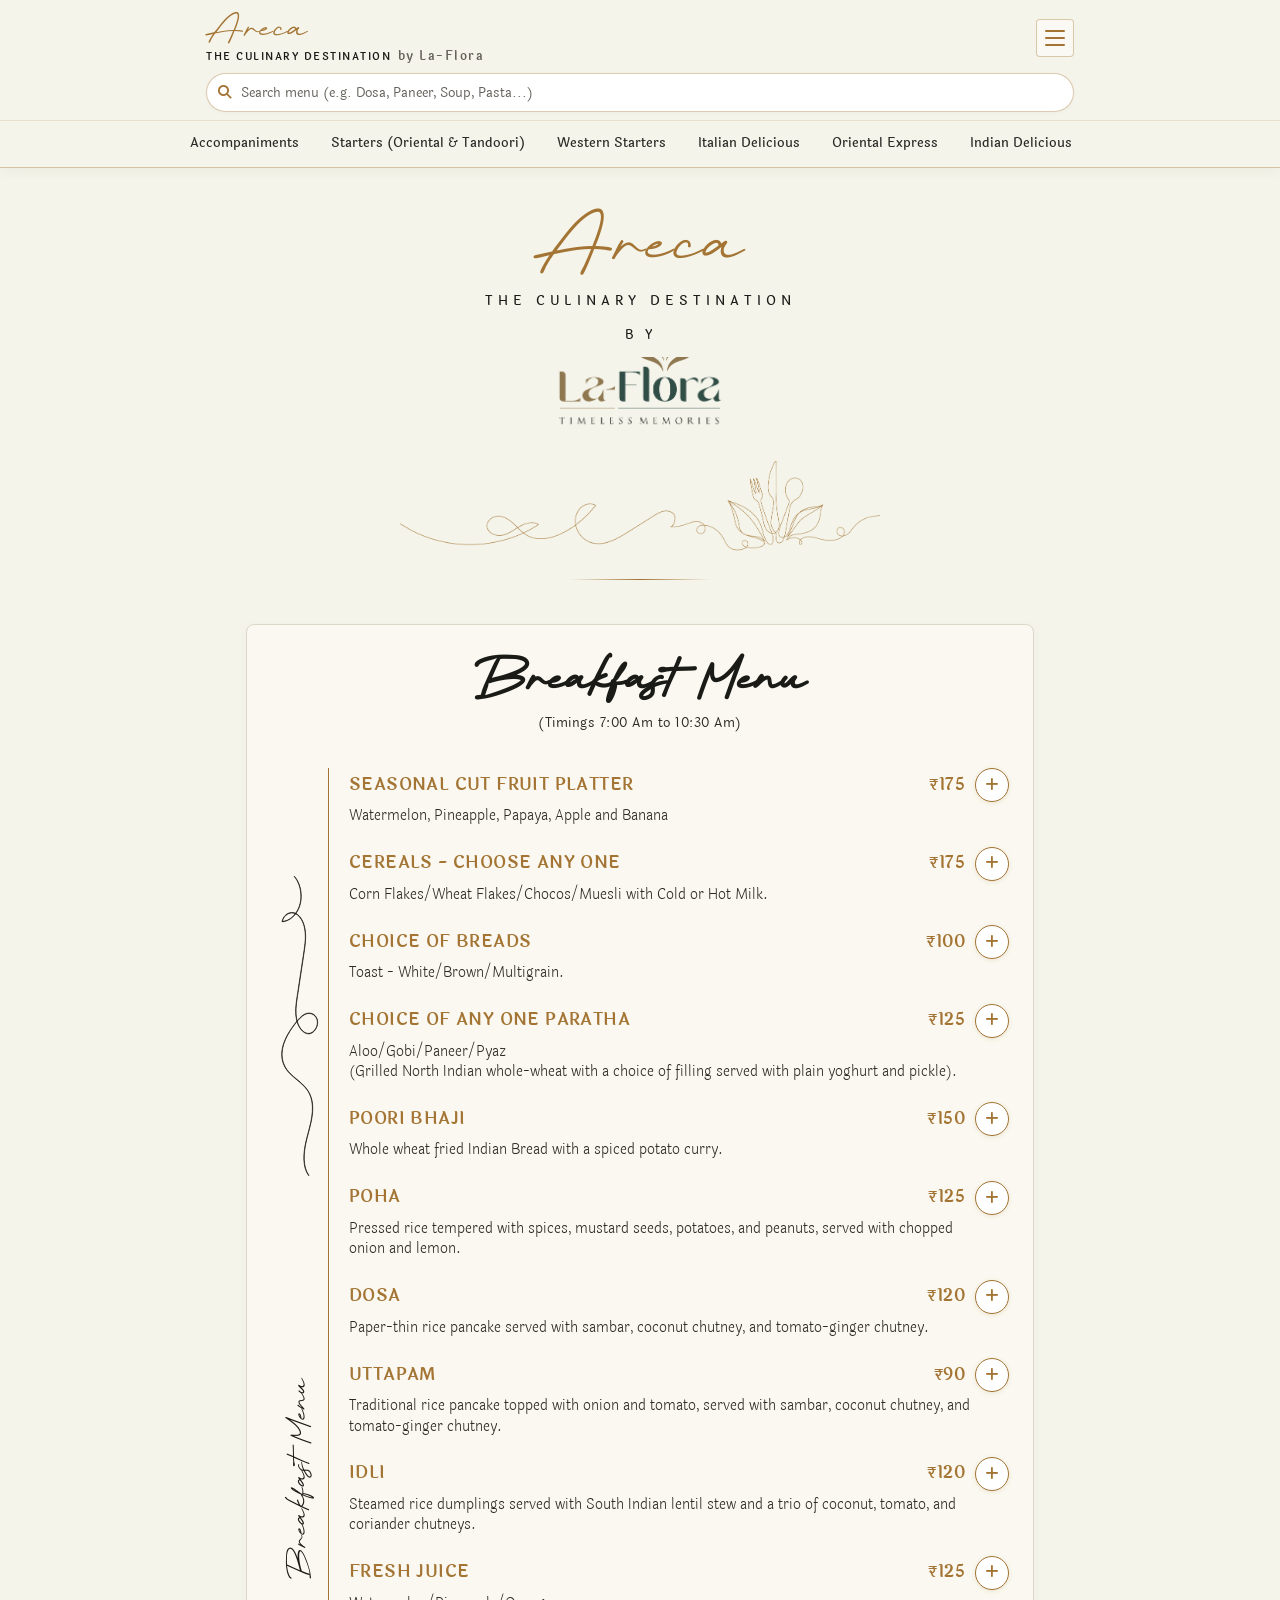
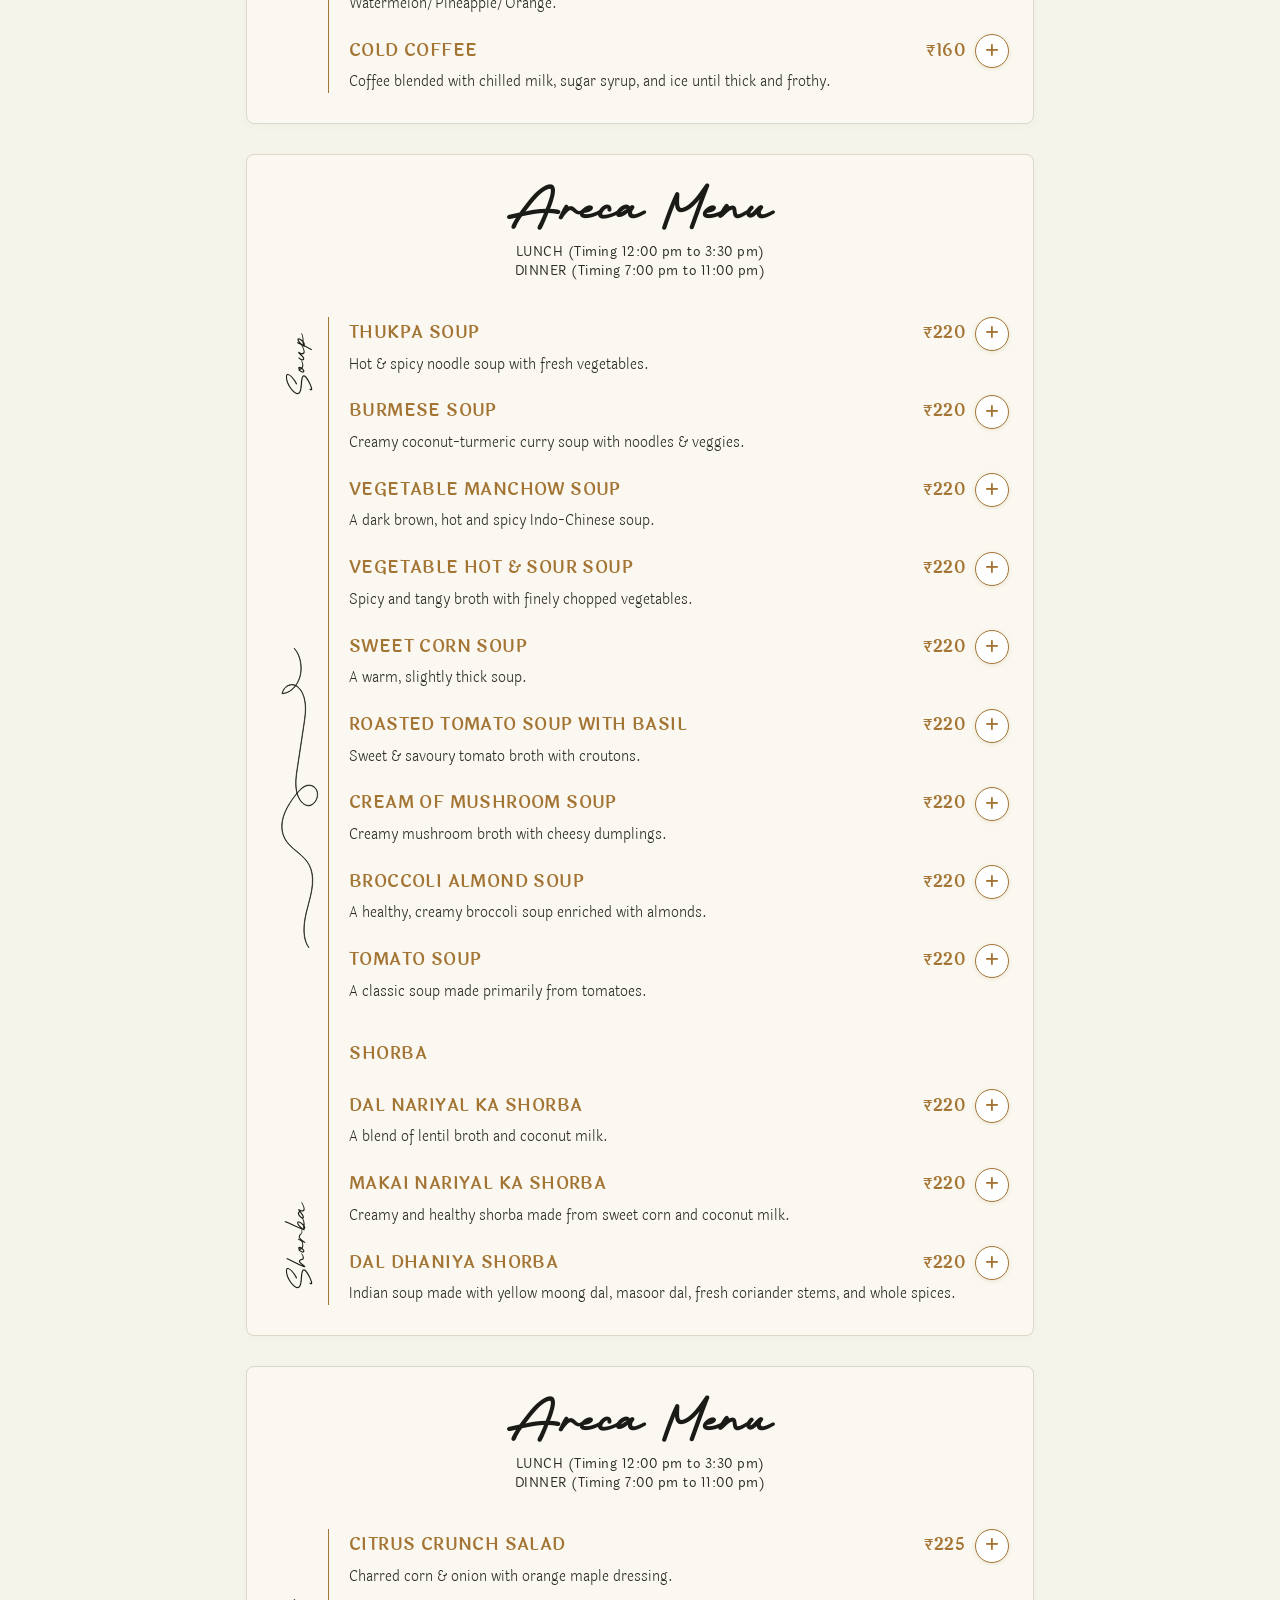
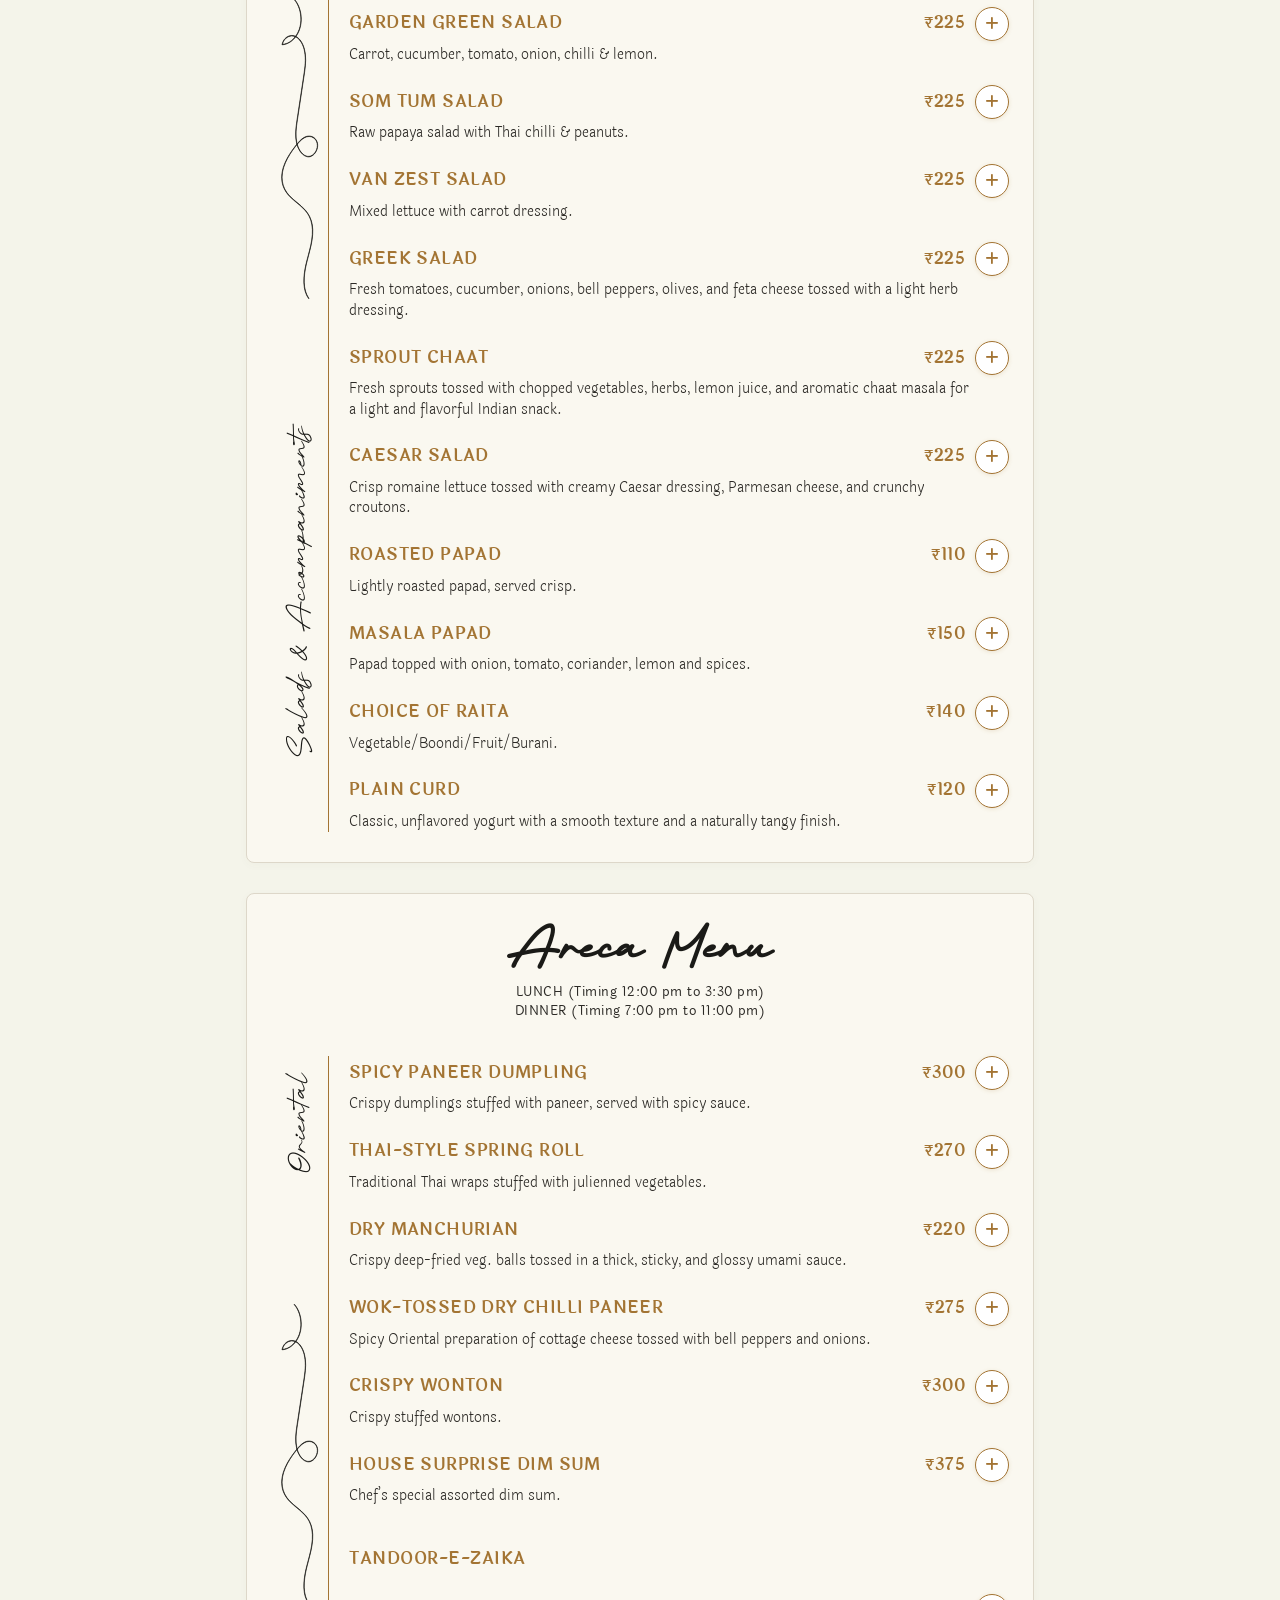
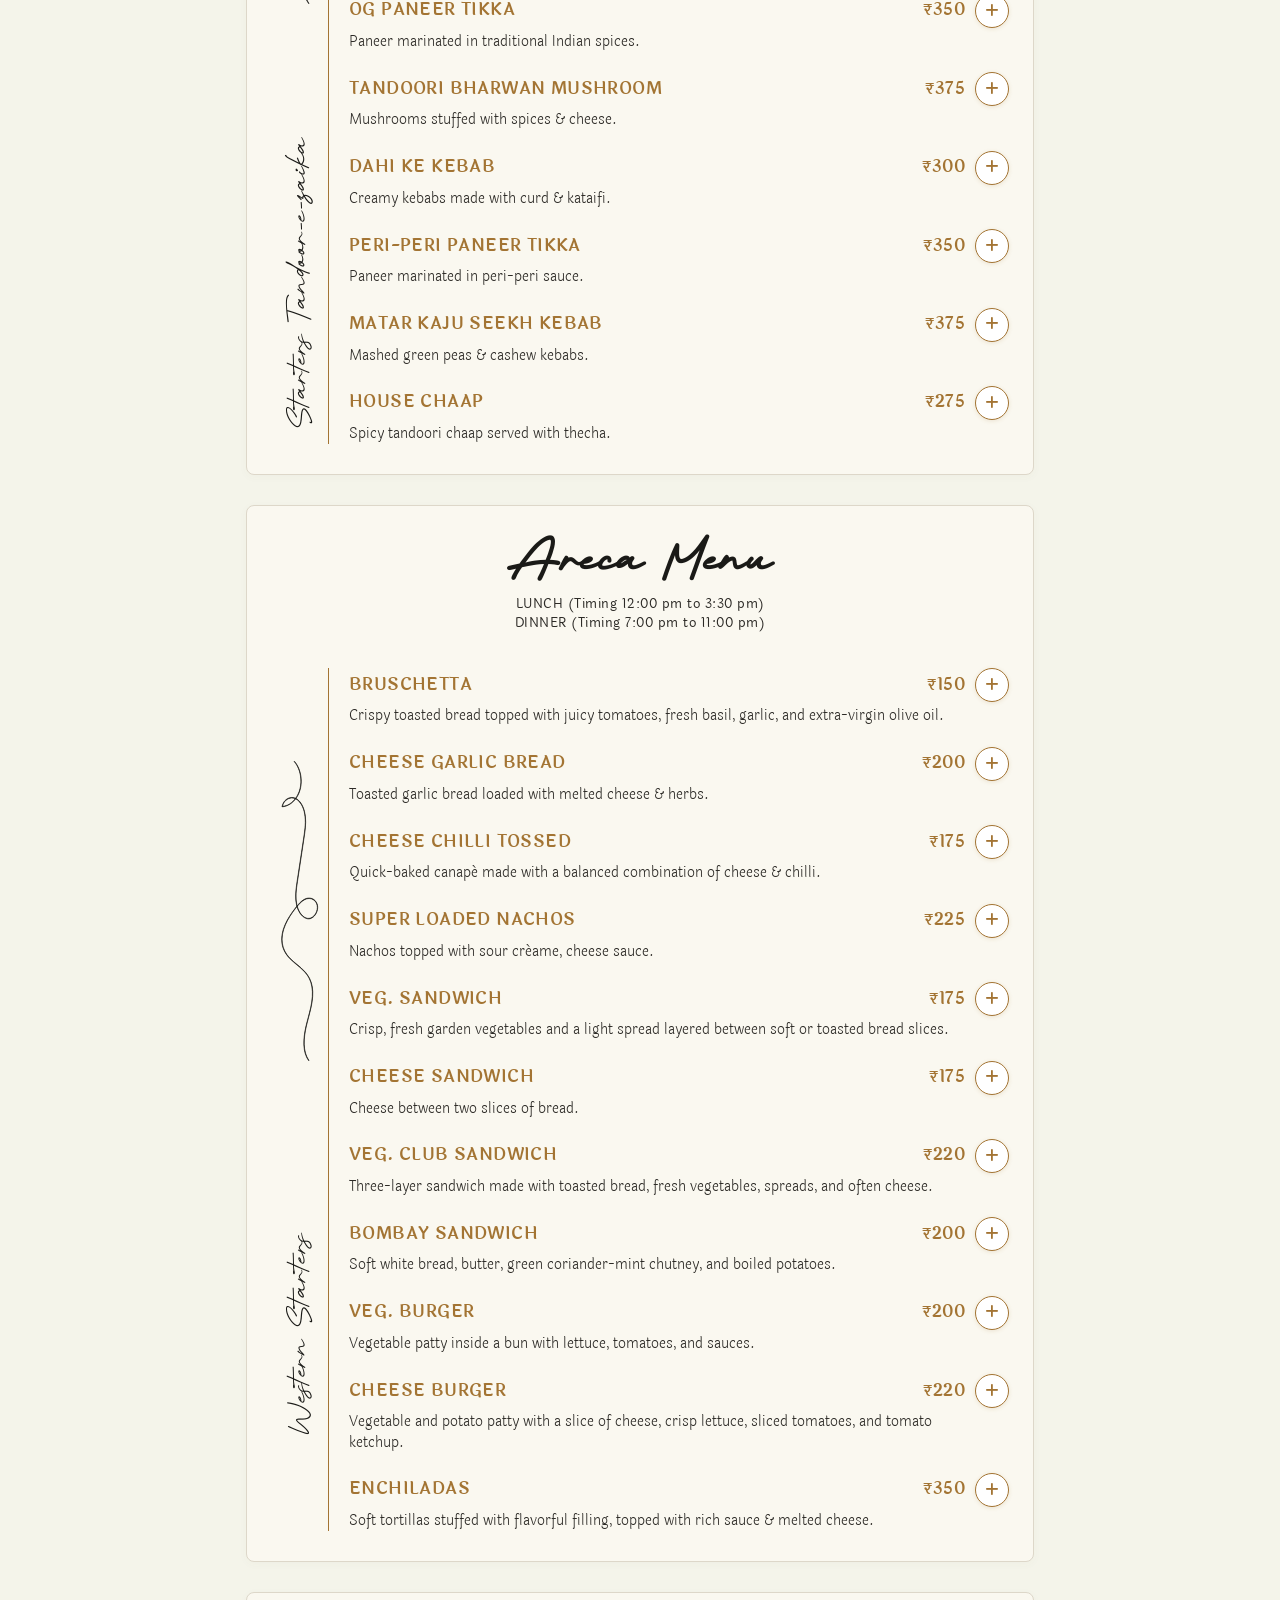
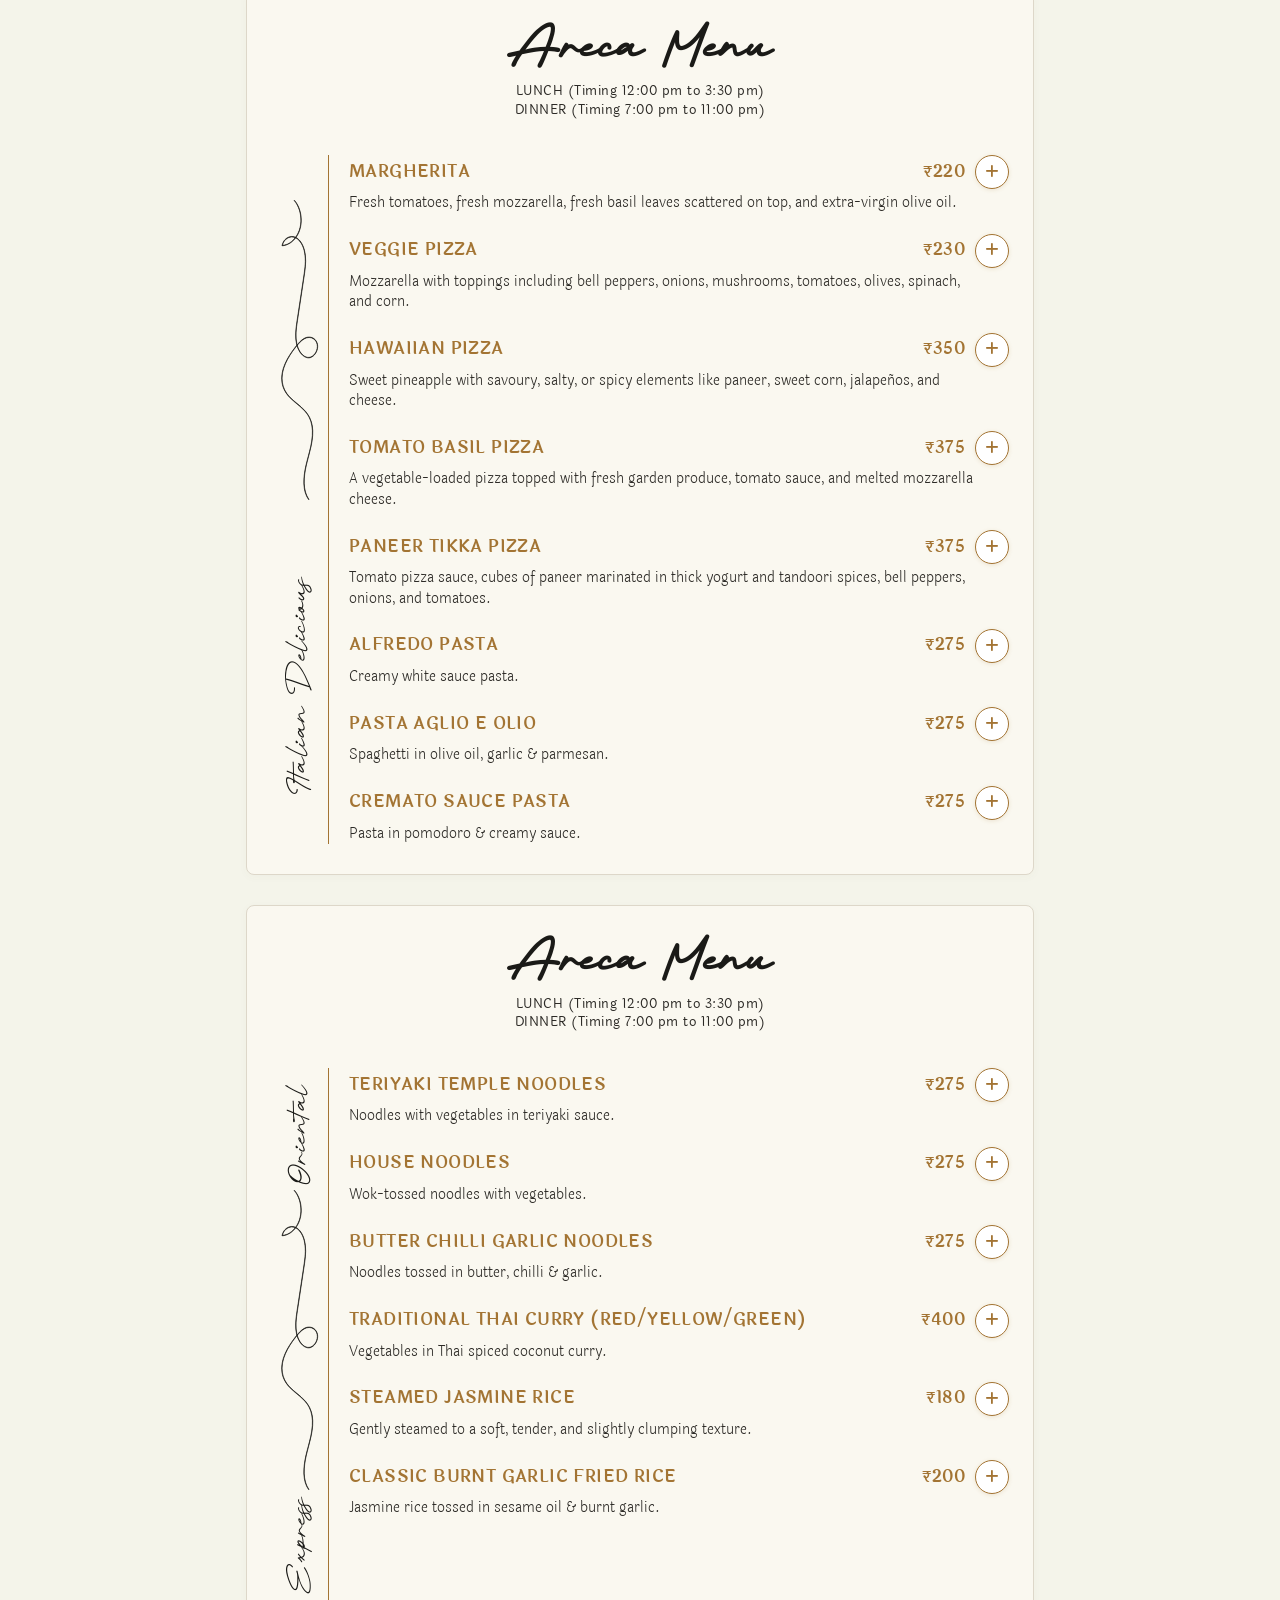
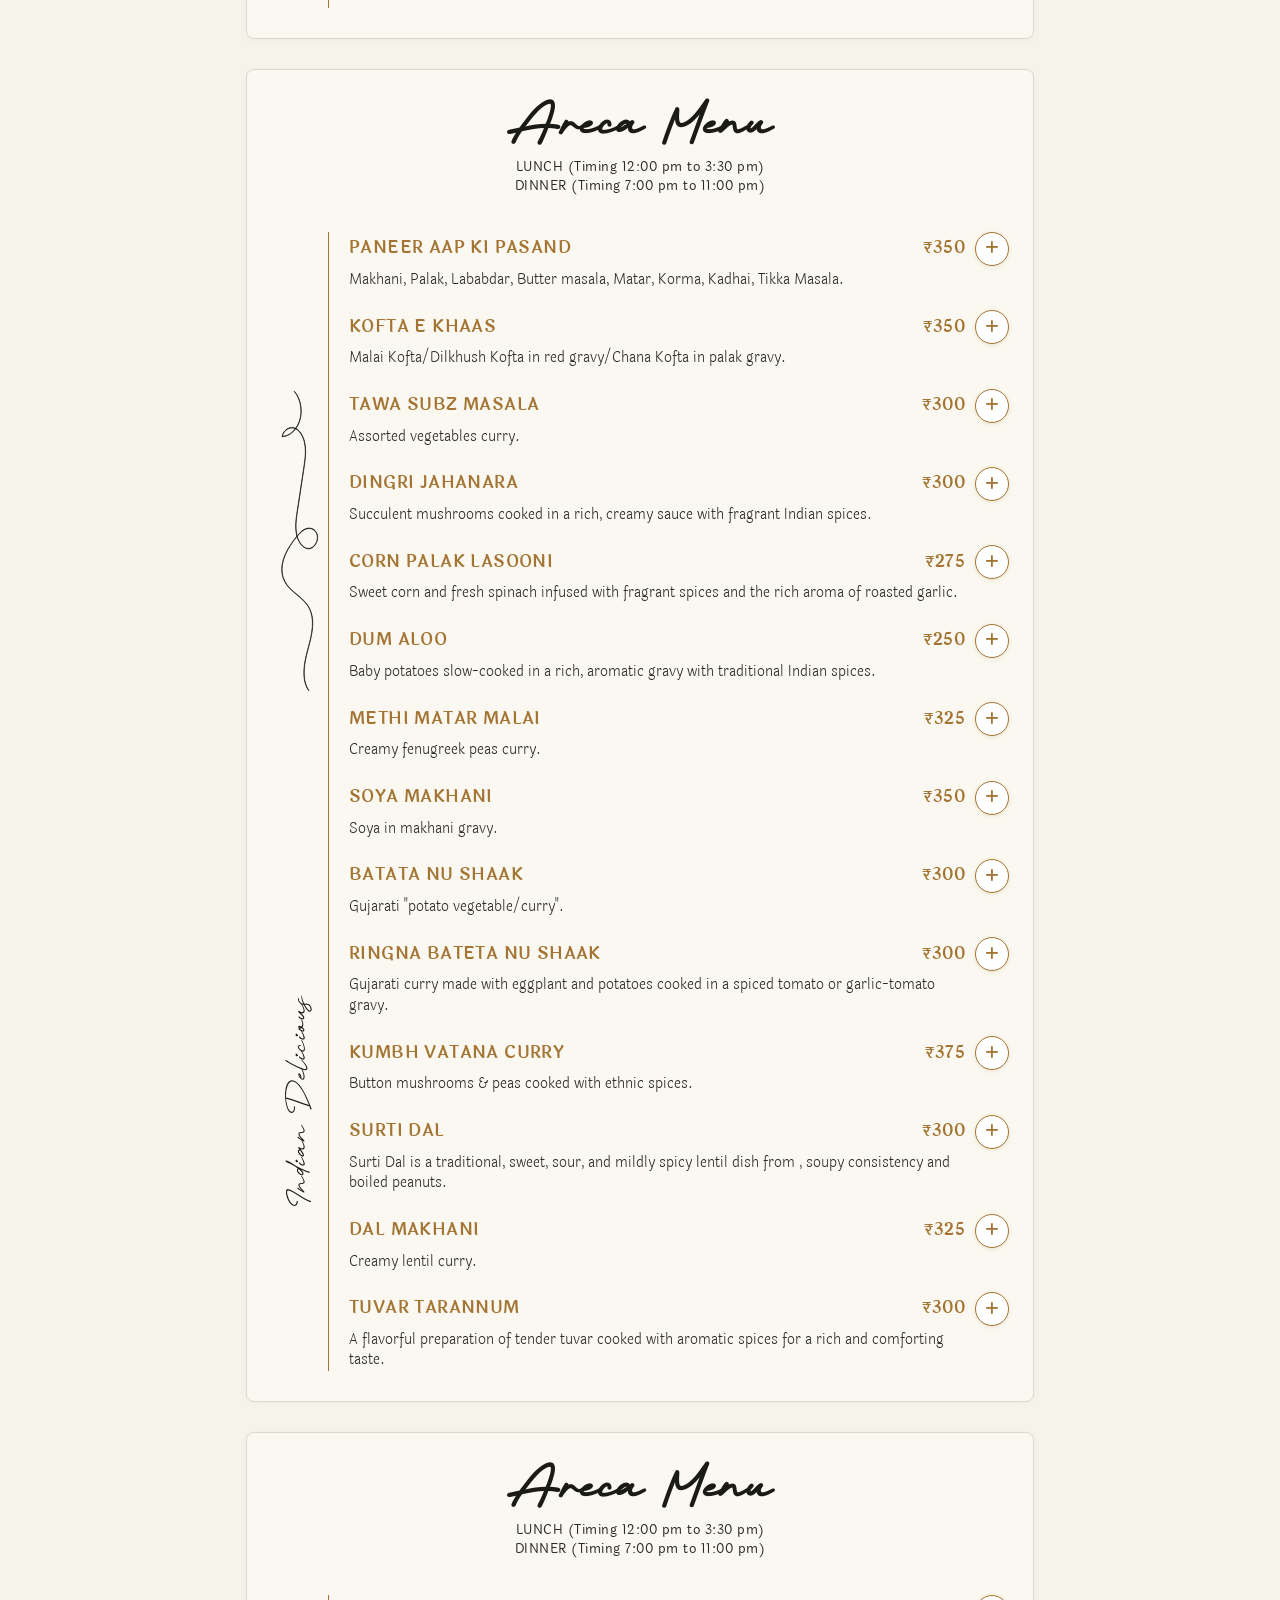
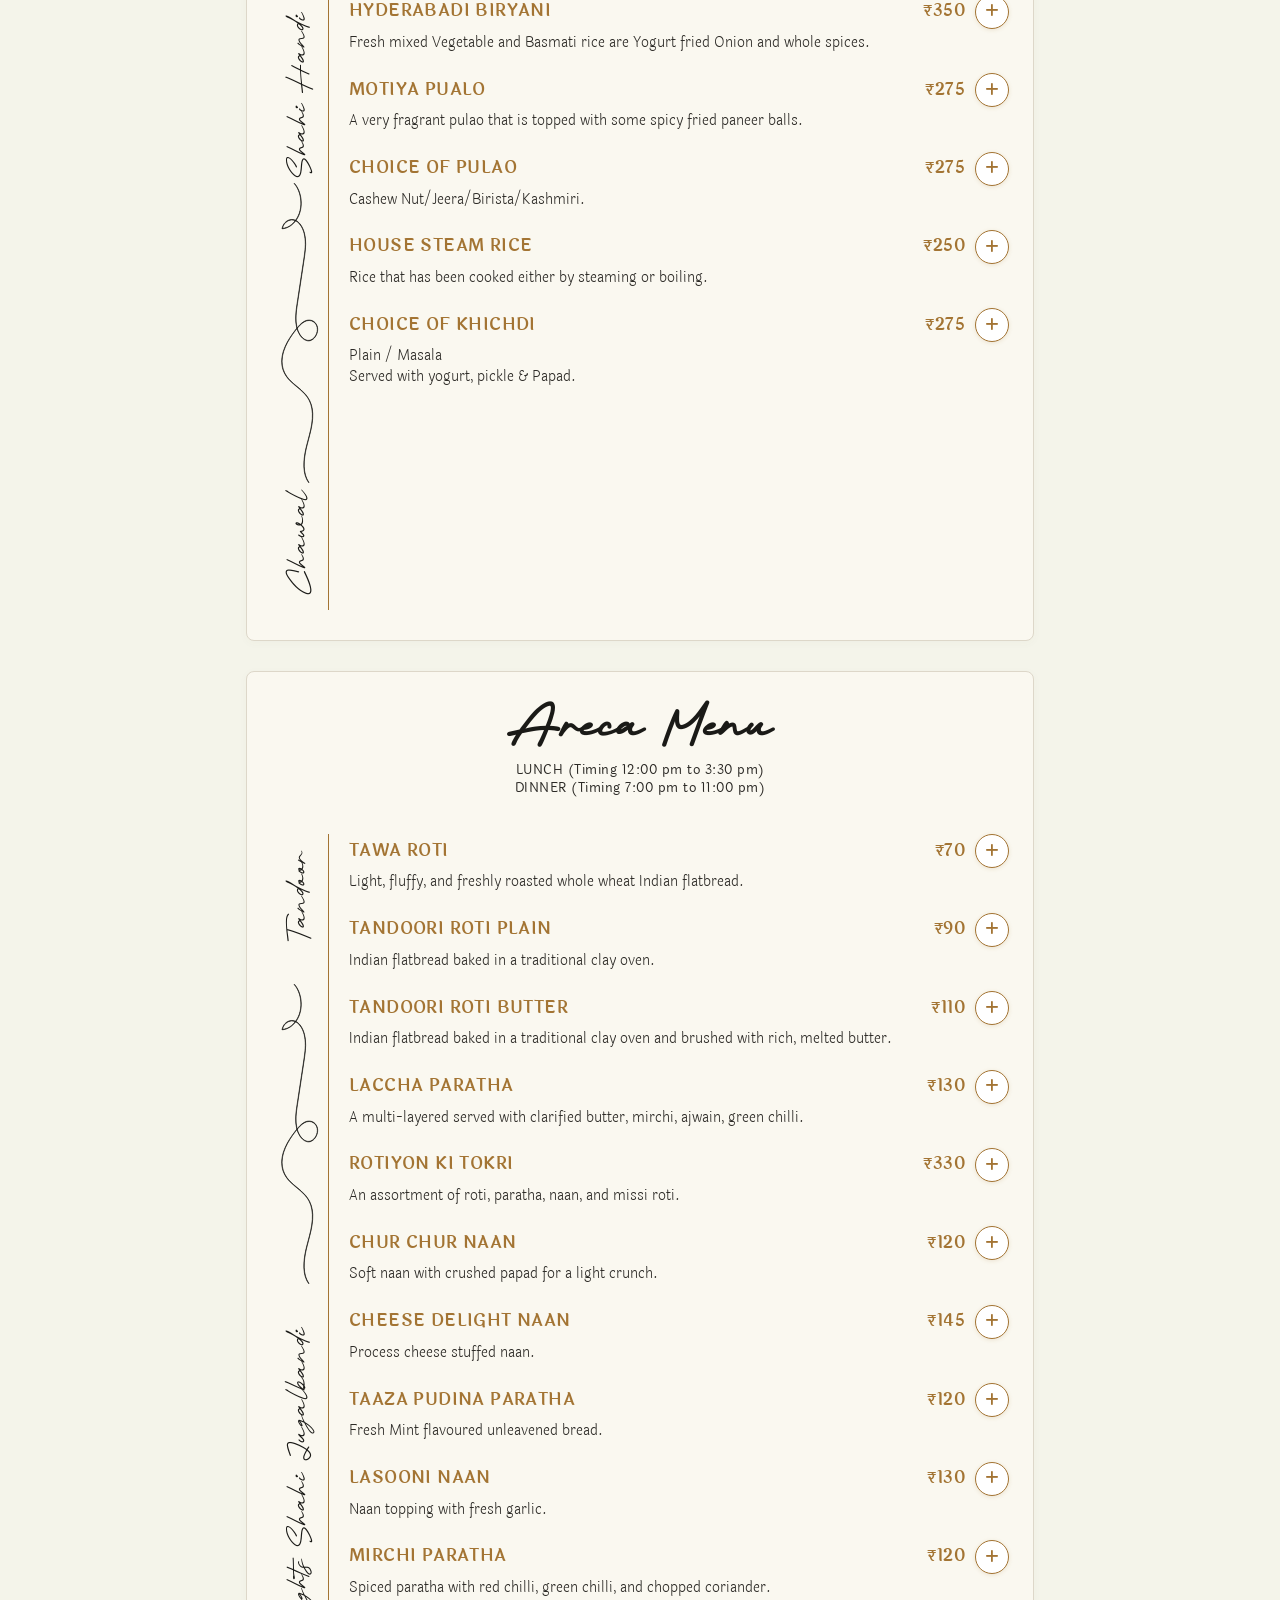
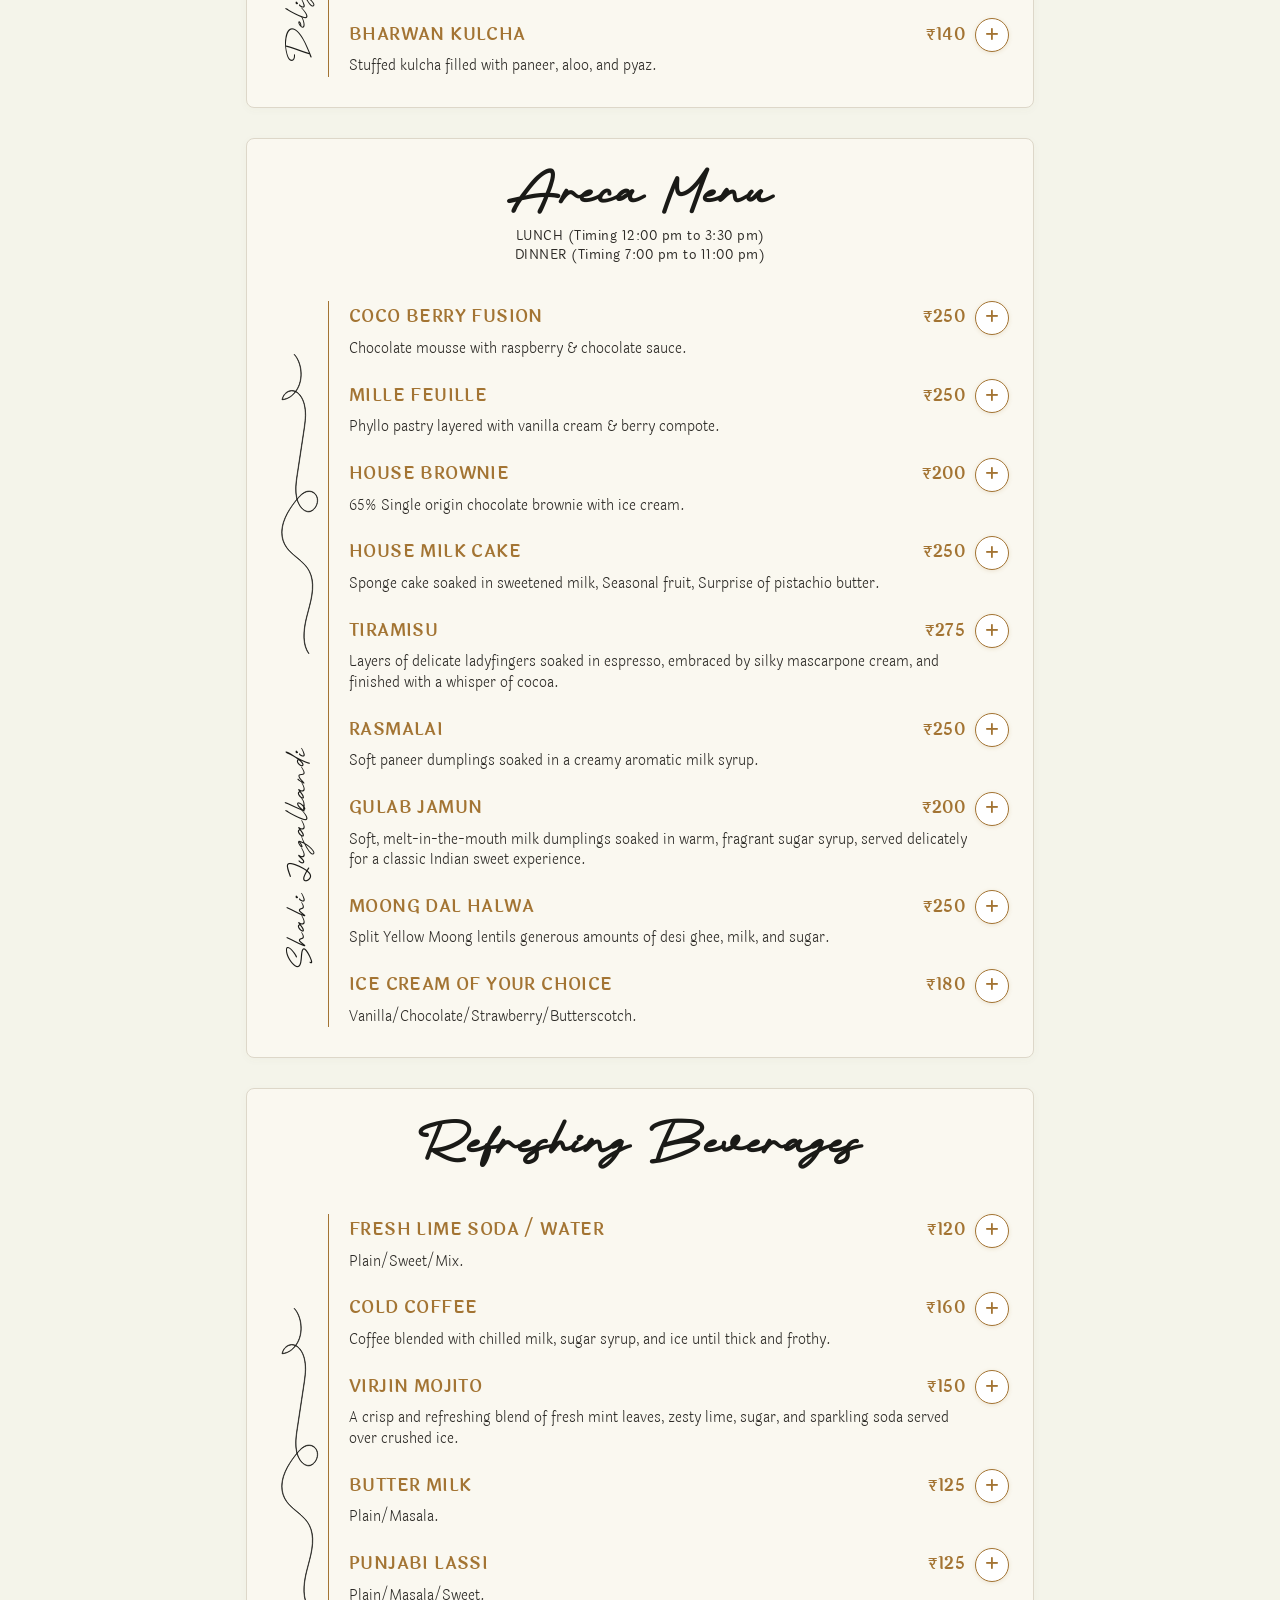
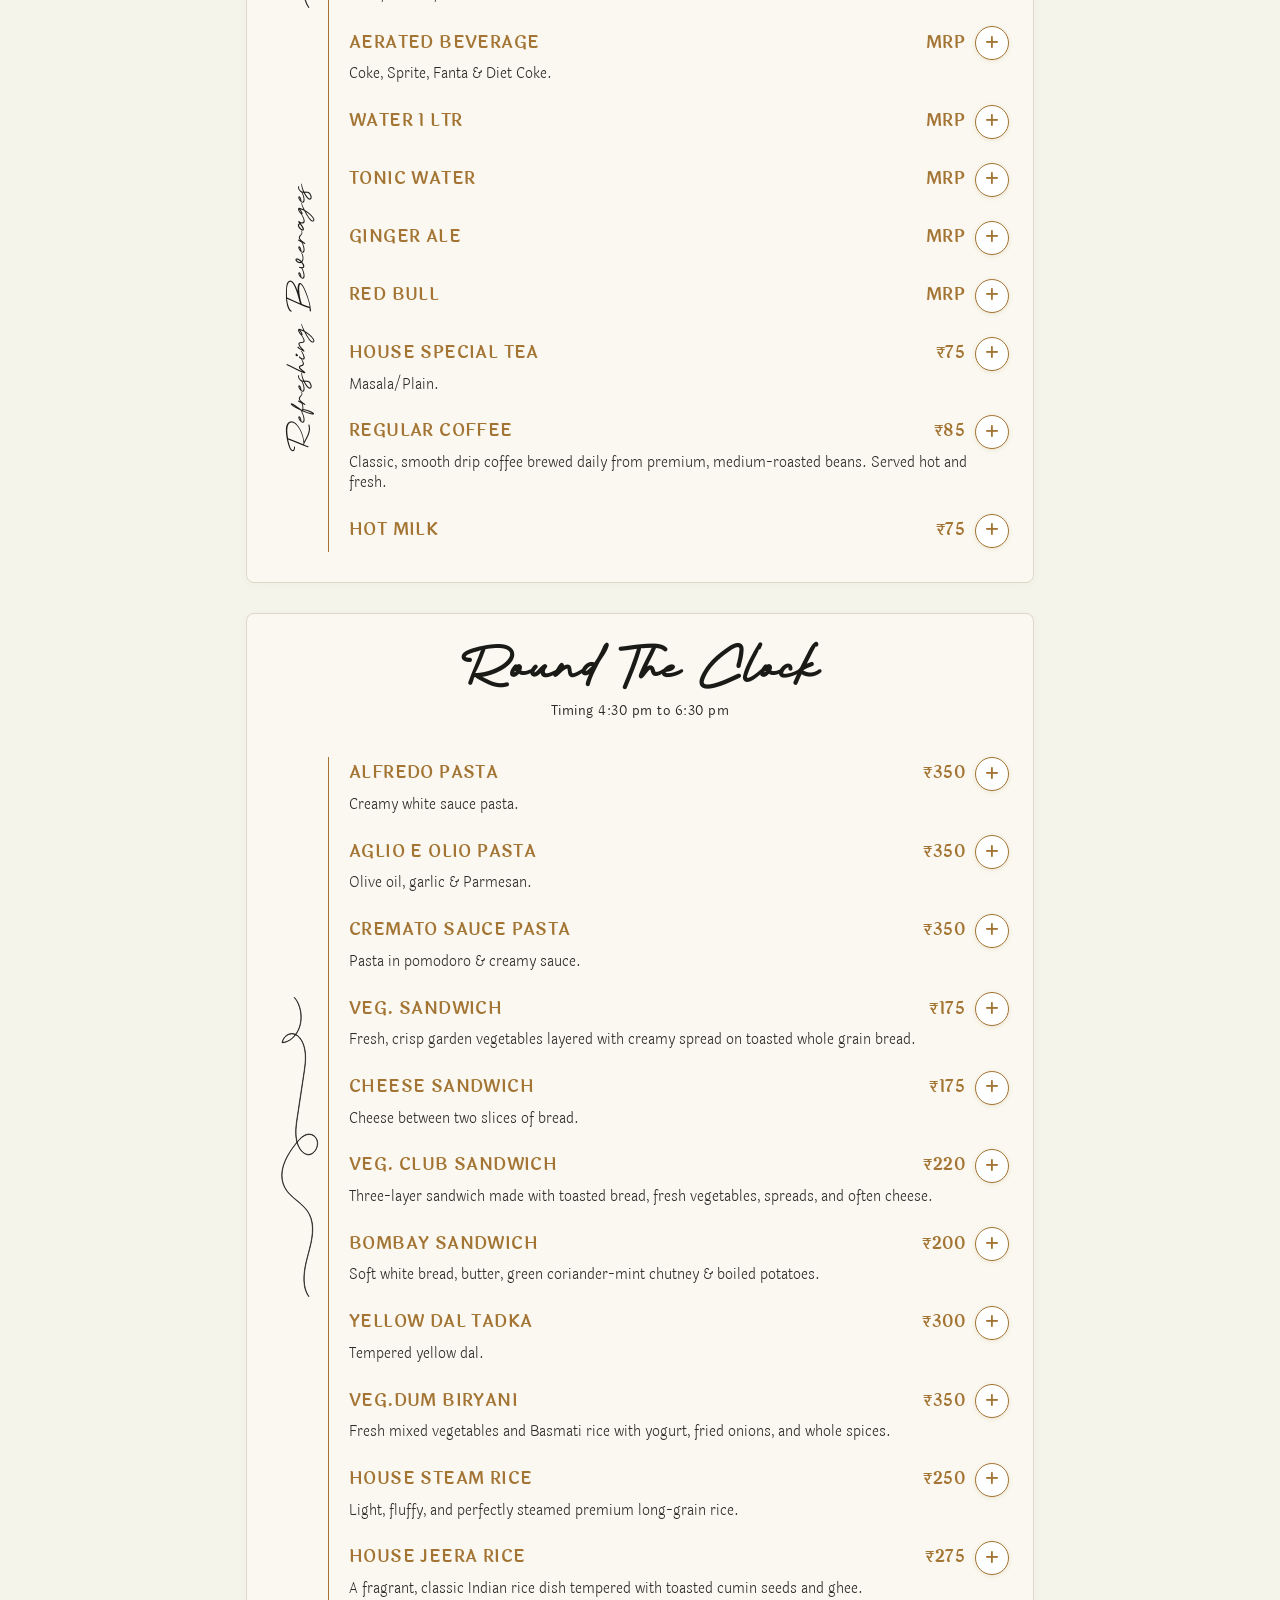
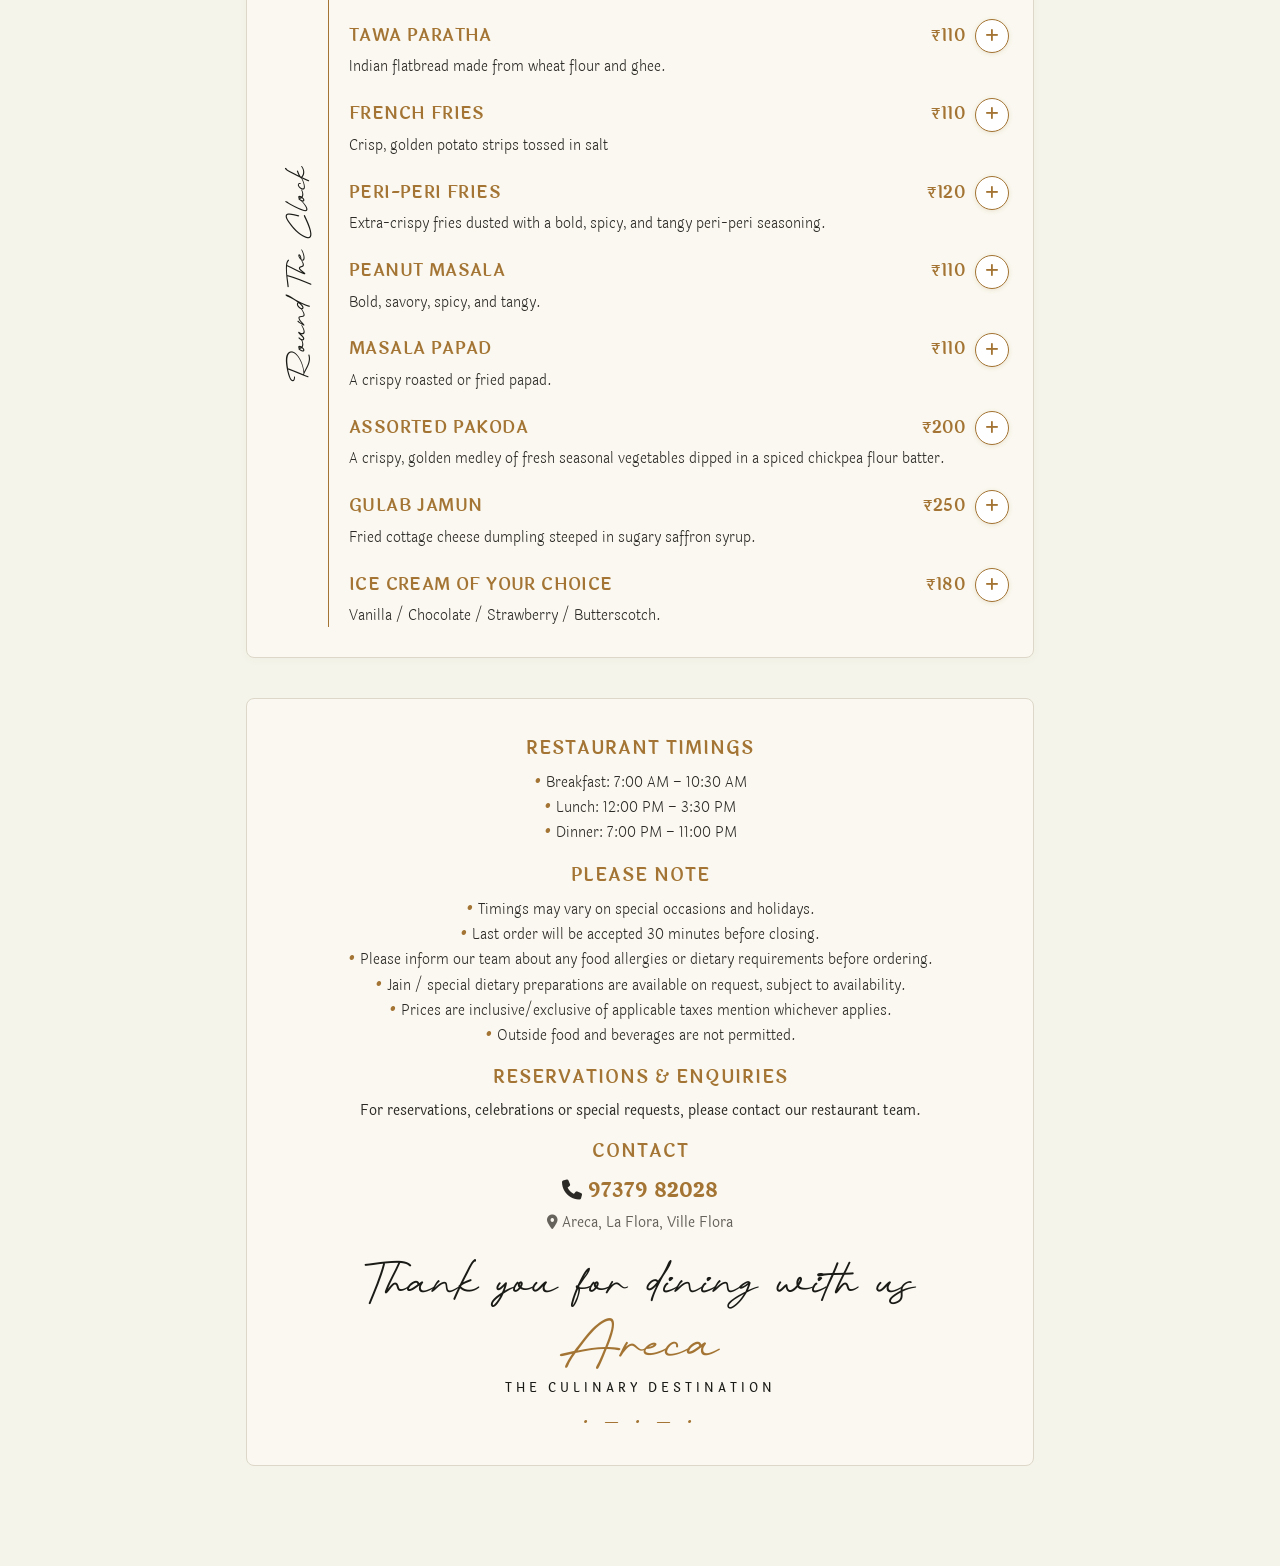
<file: index.html>
<!DOCTYPE html>
<html lang="en">

<head>
  <meta charset="UTF-8">
  <meta name="viewport" content="width=device-width, initial-scale=1.0, maximum-scale=5.0">
  <title>Areca - The Culinary Destination | Digital Menu</title>
  <meta name="description"
    content="Official digital menu of Areca - The Culinary Destination by La-Flora. Authentic Breakfast, Soups, Tandoor, Italian, Oriental, Indian and Beverages.">
  <meta name="theme-color" content="#F4F4EA">

  <!-- Cache Prevention Meta Tags for Mobile Browsers & CDNs -->
  <meta http-equiv="Cache-Control" content="no-cache, no-store, must-revalidate">
  <meta http-equiv="Pragma" content="no-cache">
  <meta http-equiv="Expires" content="0">

  <!-- Google Fonts: Laila (Exact font from PDF by Indian Type Foundry) -->
  <link rel="preconnect" href="https://fonts.googleapis.com">
  <link rel="preconnect" href="https://fonts.gstatic.com" crossorigin>
  <link href="https://fonts.googleapis.com/css2?family=Laila:wght@300;400;500;600;700&display=swap" rel="stylesheet">

  <!-- FontAwesome Icons -->
  <link rel="stylesheet" href="https://cdnjs.cloudflare.com/ajax/libs/font-awesome/6.5.1/css/all.min.css"
    integrity="sha512-DTOQO9RWCH3ppGqcWaEA1BIZOC6xxalwEsw9c2QQeAIftl+Vegovlnee1c9QX4TctnWMn13TZye+giMm8e2LwA=="
    crossorigin="anonymous" referrerpolicy="no-referrer" />

  <!-- Versioned Stylesheet to bust browser/mobile cache -->
  <link rel="stylesheet" href="styles.css?v=3.15.0">
</head>

<body>

  <!-- Luxury Brand Intro Splash Screen (La-Flora & Areca) -->
  <div id="splashScreen" class="splash-screen" role="status" aria-label="Loading Areca Menu">
    <div class="splash-content">
      <div class="splash-logo-wrap">
        <img src="assets/la-flora-logo.png" alt="La-Flora" class="splash-logo-img">
      </div>
      <div class="splash-brand-block">
        <span class="splash-brand-areca">Areca</span>
        <span class="splash-brand-tagline">THE CULINARY DESTINATION</span>
      </div>
      <div class="splash-shimmer-bar">
        <div class="splash-shimmer-fill"></div>
      </div>
      <span class="splash-skip-hint">Tap anywhere to skip</span>
    </div>
  </div>

  <!-- Sticky Luxury Mobile Header matching PDF Paper & Gold Palette -->
  <header class="app-header" id="appHeader">
    <div class="header-inner">
      <div class="brand-block">
        <h1 class="brand-title">Areca</h1>
        <p class="brand-sub">THE CULINARY DESTINATION <span class="brand-by">by La-Flora</span></p>
      </div>

      <div class="header-actions">
        <!-- 3-Line Luxury Bar Button (Hamburger Menu) -->
        <button class="hamburger-btn" id="menuDrawerBtn" aria-label="Open restaurant menu options" type="button"
          title="Menu & Hours">
          <span class="hamburger-line"></span>
          <span class="hamburger-line"></span>
          <span class="hamburger-line"></span>
          <span class="hamburger-badge" id="headerSelectionBadge" hidden>0</span>
        </button>
      </div>
    </div>

    <!-- Search Input -->
    <div class="search-bar-wrap">
      <div class="search-box">
        <i class="fa-solid fa-magnifying-glass search-icon" aria-hidden="true"></i>
        <input type="search" id="menuSearchInput" placeholder="Search menu (e.g. Dosa, Paneer, Soup, Pasta...)"
          aria-label="Search dishes" autocomplete="off">
        <button class="clear-search-btn" id="clearSearchBtn" aria-label="Clear search" type="button">
          <i class="fa-solid fa-xmark" aria-hidden="true"></i>
        </button>
      </div>
    </div>

    <!-- Category Navigation Scroll matching PDF Sections -->
    <nav class="category-nav" aria-label="Menu Sections">
      <div class="category-nav-scroll" id="categoryNavScroll">
        <!-- Rendered dynamically from MENU_SECTIONS -->
      </div>
    </nav>
  </header>

  <!-- Main Menu Presentation -->
  <main class="menu-canvas" id="menuCanvas">

    <!-- PDF Cover Header Decoration (Page 1 of Areca_Menu_Design_Final_5.pdf) -->
    <div class="cover-hero">
      <div class="cover-flourish">
        <div class="cover-title-script">Areca</div>
        <div class="cover-tagline">THE CULINARY DESTINATION</div>
        <div class="cover-by">B Y</div>
        <div class="cover-logo-wrap">
          <img src="assets/la-flora-logo.png" alt="La-Flora Timeless Memories" class="cover-logo-img">
        </div>
        <div class="cover-flourish-wrap">
          <img src="assets/cover-flourish.png" alt="" class="cover-flourish-img" aria-hidden="true">
        </div>
      </div>
      <div class="gold-thin-divider"></div>
    </div>

    <!-- Active Search Results Banner -->
    <div class="search-feedback" id="searchFeedback" style="display: none;">
      <span id="searchCount">Showing results</span>
      <button class="clear-filter-link" id="resetSearchBtn" type="button">Show Full Menu</button>
    </div>

    <!-- Empty State -->
    <div class="empty-state" id="emptyState" style="display: none;">
      <div class="empty-icon"><i class="fa-solid fa-utensils"></i></div>
      <p class="empty-title">No dishes match your search</p>
      <p class="empty-desc">Please try another search word or view our complete menu.</p>
      <button class="btn-continue-browsing empty-clear-btn" id="emptyClearBtn" type="button">
        View Complete Menu
      </button>
    </div>

    <!-- Menu Sections Wrapper (Rendered with PDF Left Gutter + Swirl + Vertical Gold Line) -->
    <div class="menu-sections-container" id="menuSectionsContainer">
      <!-- Injected from menu-data.js & app.js -->
    </div>

    <!-- Restaurant Footer matching PDF Back Page (Page 16 of DOC-20261026-WA0031.pdf) -->
    <footer class="pdf-footer">
      <div class="pdf-footer-inner">
        <div class="footer-timings-block">
          <h3 class="footer-heading">RESTAURANT TIMINGS</h3>
          <ul class="footer-bullet-list">
            <li>Breakfast: 7:00 AM – 10:30 AM</li>
            <li>Lunch: 12:00 PM – 3:30 PM</li>
            <li>Dinner: 7:00 PM – 11:00 PM</li>
          </ul>
        </div>

        <div class="footer-notes-block">
          <h3 class="footer-heading">PLEASE NOTE</h3>
          <ul class="footer-bullet-list">
            <li>Timings may vary on special occasions and holidays.</li>
            <li>Last order will be accepted 30 minutes before closing.</li>
            <li>Please inform our team about any food allergies or dietary requirements before ordering.</li>
            <li>Jain / special dietary preparations are available on request, subject to availability.</li>
            <li>Prices are inclusive/exclusive of applicable taxes mention whichever applies.</li>
            <li>Outside food and beverages are not permitted.</li>
          </ul>
        </div>

        <div class="footer-contact-block">
          <h3 class="footer-heading">RESERVATIONS &amp; ENQUIRIES</h3>
          <p class="footer-res-text">For reservations, celebrations or special requests, please contact our restaurant
            team.</p>
          <h3 class="footer-heading contact-subhead">CONTACT</h3>
          <p class="footer-contact">
            <i class="fa-solid fa-phone" aria-hidden="true"></i>
            <a href="tel:9737982028">97379 82028</a>
          </p>
          <p class="footer-loc"><i class="fa-solid fa-location-dot" aria-hidden="true"></i> Areca, La Flora, Ville Flora
          </p>
        </div>

        <div class="footer-thankyou-script">Thank you for dining with us</div>
        <div class="footer-brand">Areca</div>
        <div class="footer-tagline">THE CULINARY DESTINATION</div>
        <div class="footer-dots"><span>•</span> — <span>•</span> — <span>•</span></div>
      </div>
    </footer>
  </main>

  <!-- SLIDE-OUT DRAWER: Clean 3-Line Luxury Menu (Mobile First) -->
  <aside class="drawer-backdrop" id="menuDrawer" hidden>
    <div class="drawer-panel" role="dialog" aria-labelledby="drawerBrandTitle" aria-modal="true">
      <div class="drawer-header">
        <div class="drawer-brand-block">
          <div class="drawer-brand-title" id="drawerBrandTitle">Areca</div>
          <div class="drawer-brand-sub">THE CULINARY DESTINATION <span class="brand-by">by La-Flora</span></div>
        </div>
        <button class="drawer-close" id="closeDrawerBtn" aria-label="Close menu drawer" type="button">
          <i class="fa-solid fa-xmark"></i>
        </button>
      </div>

      <div class="drawer-body">
        <div class="drawer-nav-list">
          <!-- 1. My Selection (Shortlisted Dishes & Total) -->
          <button class="drawer-item drawer-item-selection" id="drawerSelectionBtn" type="button">
            <i class="fa-solid fa-clipboard-list drawer-icon"></i>
            <div class="drawer-item-text">
              <div class="drawer-title-row">
                <span class="drawer-item-title">My Selection</span>
                <span class="drawer-selection-count" id="drawerSelectionBadge" hidden>0</span>
              </div>
              <span class="drawer-item-desc" id="drawerSelectionDesc">View shortlisted dishes &amp; total</span>
            </div>
            <i class="fa-solid fa-chevron-right drawer-arrow"></i>
          </button>

          <!-- 2. Restaurant Timings & Info (Unified: Hours, Dietary Notes & Policies) -->
          <button class="drawer-item" id="drawerTimingsBtn" type="button">
            <i class="fa-solid fa-clock drawer-icon"></i>
            <div class="drawer-item-text">
              <span class="drawer-item-title">Restaurant Timings &amp; Info</span>
              <span class="drawer-item-desc">Meal hours, dietary notes &amp; policies</span>
            </div>
            <i class="fa-solid fa-chevron-right drawer-arrow"></i>
          </button>
        </div>

        <div class="drawer-contact-card">
          <div class="drawer-loc-text">
            <i class="fa-solid fa-location-dot"></i> Areca, La Flora, Ville Flora
          </div>
          <div class="drawer-thanks-script">Thank you for dining with us</div>
        </div>
      </div>
    </div>
  </aside>

  <!-- MODAL: Restaurant Timings & Please Note (Page 16 of PDF) -->
  <div class="modal-backdrop" id="infoModal" hidden>
    <div class="modal-dialog" role="dialog" aria-labelledby="infoTitle" aria-modal="true">
      <div class="modal-header">
        <h2 id="infoTitle" class="modal-script-title">Restaurant Information</h2>
        <button class="modal-close" id="closeInfoBtn" aria-label="Close" type="button">
          <i class="fa-solid fa-xmark"></i>
        </button>
      </div>

      <div class="modal-body">
        <div class="modal-brand-hero">
          <img src="assets/la-flora-logo.png" alt="La-Flora" class="modal-logo-img">
        </div>

        <div class="notes-heading">RESTAURANT TIMINGS</div>
        <div class="timings-list">
          <div class="timing-row">
            <span class="timing-meal">Breakfast:</span>
            <span class="timing-val">7:00 AM – 10:30 AM</span>
          </div>
          <div class="timing-row">
            <span class="timing-meal">Lunch:</span>
            <span class="timing-val">12:00 PM – 3:30 PM</span>
          </div>
          <div class="timing-row">
            <span class="timing-meal">Dinner:</span>
            <span class="timing-val">7:00 PM – 11:00 PM</span>
          </div>
          <div class="timing-row">
            <span class="timing-meal">Round The Clock:</span>
            <span class="timing-val">4:30 PM to 6:30 PM</span>
          </div>
        </div>

        <div class="notes-heading">PLEASE NOTE</div>
        <ul class="pdf-notes-list">
          <li>Timings may vary on special occasions and holidays.</li>
          <li>Last order will be accepted 30 minutes before closing.</li>
          <li>Please inform our team about any food allergies or dietary requirements before ordering.</li>
          <li>Jain / special dietary preparations are available on request, subject to availability.</li>
          <li>Prices are inclusive/exclusive of applicable taxes mention whichever applies.</li>
          <li>Outside food and beverages are not permitted.</li>
        </ul>

        <div class="notes-heading">RESERVATIONS &amp; ENQUIRIES</div>
        <p class="reservations-text">For reservations, celebrations or special requests, please contact our restaurant
          team.</p>
        <p class="contact-highlight"><a href="tel:9737982028"><i class="fa-solid fa-phone"></i> 97379 82028</a></p>
        <p class="location-text">Areca, La Flora, Ville Flora</p>
      </div>
    </div>
  </div>


  <!-- Floating "My Selection" Bottom Bar -->
  <aside class="selection-floating-bar" id="selectionFloatingBar" hidden aria-label="My Selection Summary">
    <div class="selection-bar-content">
      <div class="selection-bar-info">
        <span class="selection-badge" id="selectionBadge">0</span>
        <span class="selection-title-text">My Selection</span>
        <span class="selection-dot">•</span>
        <span class="selection-total" id="selectionTotal">₹0</span>
      </div>
      <button class="selection-view-btn" id="openSelectionBtn" type="button">
        <span>View List</span>
        <i class="fa-solid fa-chevron-up"></i>
      </button>
    </div>
  </aside>

  <!-- MODAL: My Selection (Dine-In Shortlist) -->
  <div class="modal-backdrop" id="selectionModal" hidden>
    <div class="modal-dialog selection-modal-dialog" role="dialog" aria-labelledby="selectionTitle" aria-modal="true">
      <div class="modal-header">
        <h2 id="selectionTitle" class="modal-script-title">My Selection</h2>
        <button class="modal-close" id="closeSelectionBtn" aria-label="Close" type="button">
          <i class="fa-solid fa-xmark"></i>
        </button>
      </div>

      <div class="modal-body selection-modal-body">
        <div class="selection-helper-banner">
          <i class="fa-solid fa-bell-concierge"></i>
          <span>Show this shortlist to our team when placing your order at the table.</span>
        </div>

        <div class="selection-items-list" id="selectionItemsList">
          <!-- Dynamically populated from JavaScript -->
        </div>

        <div class="selection-empty-notice" id="selectionEmptyNotice" hidden>
          <div class="empty-icon"><i class="fa-regular fa-bookmark"></i></div>
          <p>No dishes shortlisted yet.</p>
          <span>Tap <strong>+</strong> next to any dish to add it to your selection.</span>
        </div>

        <!-- Authentic PDF Notes (Exact match to Page 16 of PDF) -->
        <div class="selection-policy-box" id="selectionPolicyBox">
          <div class="selection-policy-title">PLEASE NOTE</div>
          <ul class="selection-policy-list">
            <li>Timings may vary on special occasions and holidays.</li>
            <li>Last order will be accepted 30 minutes before closing.</li>
            <li>Please inform our team about any food allergies or dietary requirements before ordering.</li>
            <li>Jain / special dietary preparations are available on request, subject to availability.</li>
            <li>Prices are inclusive/exclusive of applicable taxes mention whichever applies.</li>
            <li>Outside food and beverages are not permitted.</li>
          </ul>
        </div>
      </div>

      <div class="modal-footer selection-modal-footer" id="selectionModalFooter">
        <div class="selection-footer-total">
          <span class="footer-total-label">Estimated Total:</span>
          <span class="footer-total-val" id="selectionFooterTotal">₹0</span>
        </div>
        <div class="selection-footer-actions">
          <button class="btn-clear-selection" id="clearSelectionBtn" type="button">
            <i class="fa-solid fa-trash-can"></i> Clear
          </button>
          <button class="btn-continue-browsing" id="closeSelectionFooterBtn" type="button">
            Back to Menu
          </button>
        </div>
      </div>
    </div>
  </div>

  <!-- Versioned Scripts to bust browser/mobile cache -->
  <script src="qrcode.min.js?v=3.15.0"></script>
  <script src="menu-data.js?v=3.15.0"></script>
  <script src="app.js?v=3.15.0"></script>
</body>

</html>
</file>
<file: styles.css>
/* ==========================================================================
   ARECA - THE CULINARY DESTINATION (by La-Flora)
   100% Exact Match to Physical PDF Menu: DOC-20261026-WA0031.pdf
   Typography: High-Empathy (Signature Script) & Laila (Devanagari/Latin Serif)
   Palette: #F4F4EA (Warm Cream Paper), #A37433 (Ochre Gold), #1A1A17 (Charcoal)
   ========================================================================== */

/* 1. Exact Embedded Fonts from PDF (Authentic High-Empathy Script & ITF Laila Serif) */
@font-face {
  font-family: 'High Empathy';
  src: url('[data-uri]') format('woff'),
       url('fonts/High-Empathy.woff') format('woff'),
       url('fonts/High-Empathy.ttf') format('truetype');
  font-weight: normal;
  font-style: normal;
  font-display: block;
}

@font-face {
  font-family: 'Laila';
  src: url('fonts/Laila-Light.ttf') format('truetype');
  font-weight: 300;
  font-style: normal;
  font-display: swap;
}

@font-face {
  font-family: 'Laila';
  src: url('fonts/Laila-Regular.ttf') format('truetype');
  font-weight: 400;
  font-style: normal;
  font-display: swap;
}

@font-face {
  font-family: 'Laila';
  src: url('fonts/Laila-Medium.ttf') format('truetype');
  font-weight: 500;
  font-style: normal;
  font-display: swap;
}

@font-face {
  font-family: 'Laila';
  src: url('fonts/Laila-SemiBold.ttf') format('truetype');
  font-weight: 600;
  font-style: normal;
  font-display: swap;
}

@font-face {
  font-family: 'Laila';
  src: url('fonts/Laila-Bold.ttf') format('truetype');
  font-weight: 700;
  font-style: normal;
  font-display: swap;
}

:root {
  --pdf-bg: #F4F4EA;
  /* Exact warm cream paper from PDF vector stream */
  --pdf-bg-light: #FAF9F3;
  /* Soft ivory highlight */
  --pdf-bg-card: #FAF8F0;
  /* Slightly warm paper card */
  --pdf-gold: #A37433;
  /* Exact ochre gold from PDF drawing stream */
  --pdf-gold-light: #C29657;
  /* Secondary gold */
  --pdf-gold-dark: #8F7750;
  /* Muted gold/bronze */
  --pdf-gold-subtle: rgba(163, 116, 51, 0.16);
  --pdf-gold-border: rgba(163, 116, 51, 0.38);

  --pdf-charcoal: #1A1A17;
  /* Exact heading charcoal / black from PDF */
  --pdf-body-text: #2C2A26;
  /* Exact text charcoal */
  --pdf-muted-text: #66635C;
  /* Warm muted gray */
  --pdf-line: #DDD7C9;
  --brand-pine: #304D46;
  /* Exact pine green from La-Flora logo */

  --font-script: 'High Empathy', cursive;
  --font-serif: 'Laila', Georgia, serif;
  --font-sans: 'Laila', -apple-system, BlinkMacSystemFont, 'Segoe UI', Roboto, sans-serif;

  --header-height: 125px;
  --radius-sm: 4px;
  --radius-md: 8px;
  --radius-full: 9999px;
  --transition: all 0.2s ease-out;
}

/* Reset & Box Sizing */
*,
*::before,
*::after {
  box-sizing: border-box;
  margin: 0;
  padding: 0;
  -webkit-tap-highlight-color: transparent;
}

html {
  scroll-behavior: smooth;
  -webkit-font-smoothing: antialiased;
  -moz-osx-font-smoothing: grayscale;
}

body {
  font-family: var(--font-sans);
  background-color: var(--pdf-bg);
  color: var(--pdf-body-text);
  line-height: 1.5;
  min-height: 100vh;
  padding-bottom: 40px;
}

/* Custom Scrollbars */
::-webkit-scrollbar {
  width: 5px;
  height: 5px;
}

::-webkit-scrollbar-track {
  background: var(--pdf-bg);
}

::-webkit-scrollbar-thumb {
  background: var(--pdf-gold-light);
  border-radius: var(--radius-full);
}

/* ==========================================================================
   APP HEADER (STICKY, MOBILE FIRST)
   ========================================================================== */
.app-header {
  position: sticky;
  top: 0;
  z-index: 100;
  background: rgba(244, 244, 234, 0.96);
  backdrop-filter: blur(12px);
  -webkit-backdrop-filter: blur(12px);
  border-bottom: 1px solid var(--pdf-gold-border);
  box-shadow: 0 2px 12px rgba(100, 85, 60, 0.06);
  transition: all 0.25s ease-out;
}

.header-inner {
  max-width: 900px;
  margin: 0 auto;
  padding: 10px 16px 8px;
  display: flex;
  align-items: center;
  justify-content: space-between;
  gap: 12px;
  transition: all 0.25s ease-out;
}

.brand-block {
  display: flex;
  flex-direction: column;
}

.brand-title {
  font-family: var(--font-script);
  font-size: 2.5rem;
  font-weight: normal;
  color: var(--pdf-gold);
  line-height: 0.95;
  letter-spacing: 0.5px;
  transition: font-size 0.25s ease-out;
}

.brand-sub {
  font-family: var(--font-sans);
  font-size: 0.62rem;
  letter-spacing: 1.5px;
  color: var(--pdf-charcoal);
  font-weight: 600;
  text-transform: uppercase;
  transition: all 0.2s ease-out;
}

/* Scroll-Compact Mode: frees up 55px+ of vertical space for browsing dishes */
.app-header.header-compact .header-inner {
  padding-top: 5px;
  padding-bottom: 4px;
}

.app-header.header-compact .brand-title {
  font-size: 1.85rem;
}

.app-header.header-compact .brand-sub {
  opacity: 0;
  height: 0;
  margin: 0;
  overflow: hidden;
}

.app-header.header-compact .search-bar-wrap {
  padding-bottom: 4px;
}

.app-header.header-compact .search-box input {
  padding-top: 5px;
  padding-bottom: 5px;
  font-size: 0.82rem;
}

@media (max-width: 520px) {
  .app-header.header-compact .header-btn span {
    display: none;
  }

  .app-header.header-compact .header-btn {
    width: 32px;
    height: 32px;
    padding: 0;
    justify-content: center;
  }
}

/* 3-Line Luxury Bar Button (Hamburger Menu) */
.hamburger-btn {
  width: 38px;
  height: 38px;
  background: var(--pdf-bg-light);
  border: 1px solid var(--pdf-gold-border);
  border-radius: var(--radius-sm);
  display: flex;
  flex-direction: column;
  justify-content: center;
  align-items: center;
  gap: 5px;
  cursor: pointer;
  padding: 8px;
  transition: var(--transition);
  flex-shrink: 0;
  position: relative;
}

.hamburger-badge {
  position: absolute;
  top: -5px;
  right: -5px;
  background: var(--pdf-gold);
  color: #FFFFFF;
  font-size: 0.68rem;
  font-weight: 700;
  min-width: 18px;
  height: 18px;
  padding: 0 4px;
  border-radius: var(--radius-full);
  display: flex;
  align-items: center;
  justify-content: center;
  border: 2px solid var(--pdf-canvas);
  box-shadow: 0 2px 6px rgba(0, 0, 0, 0.25);
  line-height: 1;
}

.hamburger-badge[hidden] {
  display: none !important;
}

.hamburger-line {
  width: 20px;
  height: 2px;
  background: var(--pdf-gold);
  border-radius: 2px;
  transition: var(--transition);
}

.hamburger-btn:hover,
.hamburger-btn:active {
  background: var(--pdf-gold);
  border-color: var(--pdf-gold);
}

.hamburger-btn:hover .hamburger-line,
.hamburger-btn:active .hamburger-line {
  background: #FFFFFF;
}

.brand-by {
  font-family: var(--font-serif);
  text-transform: none;
  font-size: 0.72rem;
  color: var(--pdf-muted-text);
  margin-left: 2px;
}

.header-actions {
  display: flex;
  align-items: center;
  gap: 8px;
  flex-shrink: 0;
}

.header-btn {
  background: var(--pdf-bg-light);
  border: 1px solid var(--pdf-gold-border);
  color: var(--pdf-gold);
  padding: 6px 12px;
  border-radius: var(--radius-full);
  font-size: 0.78rem;
  font-weight: 600;
  cursor: pointer;
  display: inline-flex;
  align-items: center;
  gap: 6px;
  transition: var(--transition);
  font-family: var(--font-sans);
  white-space: nowrap;
  flex-shrink: 0;
  height: 34px;
  position: relative;
}

.header-btn:hover,
.header-btn:active {
  background: var(--pdf-gold);
  color: #FFFFFF;
  border-color: var(--pdf-gold);
}

.qr-btn {
  background: rgba(163, 116, 51, 0.12);
  color: var(--pdf-gold);
  border-color: var(--pdf-gold);
}

.header-badge {
  position: absolute;
  top: -4px;
  right: -4px;
  background: var(--pdf-gold);
  color: #FFFFFF;
  font-size: 0.65rem;
  font-weight: 700;
  border-radius: 999px;
  min-width: 17px;
  height: 17px;
  display: flex;
  align-items: center;
  justify-content: center;
  padding: 0 4px;
  border: 1.5px solid #FFFFFF;
  box-shadow: 0 2px 4px rgba(0, 0, 0, 0.15);
}

.header-badge[hidden] {
  display: none !important;
}

/* ==========================================================================
   SEARCH BAR
   ========================================================================== */
.search-bar-wrap {
  max-width: 900px;
  margin: 0 auto;
  padding: 0 16px 8px;
}

.search-box {
  position: relative;
  display: flex;
  align-items: center;
}

.search-icon {
  position: absolute;
  left: 12px;
  color: var(--pdf-gold);
  font-size: 0.85rem;
  pointer-events: none;
}

.search-box input {
  width: 100%;
  background: #FFFFFF;
  border: 1px solid var(--pdf-gold-border);
  border-radius: var(--radius-full);
  padding: 8px 36px 8px 34px;
  font-size: 0.88rem;
  color: var(--pdf-charcoal);
  font-family: var(--font-sans);
  outline: none;
  transition: var(--transition);
  box-shadow: 0 1px 4px rgba(0, 0, 0, 0.03);
}

.search-box input:focus {
  border-color: var(--pdf-gold);
  box-shadow: 0 0 0 3px rgba(163, 116, 51, 0.15);
  background: #FFFFFF;
}

.search-box input::placeholder {
  color: var(--pdf-muted-text);
  font-size: 0.84rem;
}

/* Remove native browser search cancel button in Chrome/Safari to prevent double 'X' */
input[type="search"]::-webkit-search-cancel-button,
input[type="search"]::-webkit-search-decoration,
input[type="search"]::-webkit-search-results-button,
input[type="search"]::-webkit-search-results-decoration {
  -webkit-appearance: none;
  appearance: none;
  display: none;
}

.clear-search-btn {
  position: absolute;
  right: 10px;
  background: none;
  border: none;
  color: var(--pdf-muted-text);
  cursor: pointer;
  padding: 4px;
  display: none;
  font-size: 0.9rem;
  transition: color 0.15s ease;
}

.clear-search-btn:hover {
  color: #B91C1C;
}

/* Matched Search Keyword Highlight */
.search-highlight {
  background: rgba(212, 175, 106, 0.35);
  color: inherit;
  font-weight: 700;
  border-radius: 2px;
  padding: 0 1px;
}

/* ==========================================================================
   CATEGORY NAVIGATION SCROLL (MATCHING PDF SECTIONS)
   ========================================================================== */
.category-nav {
  border-top: 1px solid rgba(163, 116, 51, 0.15);
  background: rgba(244, 244, 234, 0.85);
}

.category-nav-scroll {
  max-width: 900px;
  margin: 0 auto;
  display: flex;
  align-items: center;
  gap: 6px;
  padding: 6px 16px 8px;
  overflow-x: auto;
  scrollbar-width: none;
  -webkit-overflow-scrolling: touch;
}

.category-nav-scroll::-webkit-scrollbar {
  display: none;
}

.cat-nav-link {
  background: transparent;
  border: 1px solid transparent;
  color: var(--pdf-body-text);
  padding: 5px 12px;
  border-radius: var(--radius-full);
  font-size: 0.8rem;
  font-weight: 500;
  white-space: nowrap;
  cursor: pointer;
  display: inline-block;
  transition: var(--transition);
  font-family: var(--font-sans);
}

.cat-nav-link:hover {
  color: var(--pdf-gold);
  background: rgba(163, 116, 51, 0.08);
}

.cat-nav-link.active {
  background: var(--pdf-gold);
  color: #FFFFFF;
  border-color: var(--pdf-gold);
  font-weight: 600;
}

/* ==========================================================================
   MAIN MENU CANVAS
   ========================================================================== */
.menu-canvas {
  max-width: 820px;
  margin: 0 auto;
  padding: 16px 16px 60px;
}

/* PDF Cover Hero (Page 1 of DOC-20261026-WA0031.pdf) */
.cover-hero {
  text-align: center;
  padding: 24px 16px 20px;
  margin-bottom: 24px;
  background: var(--pdf-bg);
}

.cover-title-script {
  font-family: var(--font-script);
  font-size: 5.2rem;
  line-height: 0.9;
  color: var(--pdf-gold);
  margin-bottom: 8px;
  letter-spacing: 1px;
}

.cover-tagline {
  font-family: var(--font-sans);
  font-size: 0.84rem;
  letter-spacing: 5px;
  color: var(--pdf-charcoal);
  font-weight: 500;
  text-transform: uppercase;
  margin-bottom: 16px;
}

.cover-by {
  font-family: var(--font-sans);
  font-size: 0.72rem;
  letter-spacing: 4px;
  color: var(--pdf-charcoal);
  font-weight: 500;
  margin-bottom: 12px;
}

.cover-logo-wrap {
  margin: 0 auto 16px;
  max-width: 180px;
}

.cover-logo-img {
  width: 100%;
  height: auto;
  display: block;
  margin: 0 auto;
}

.cover-flourish-wrap {
  margin: 12px auto 0;
  max-width: 480px;
}

.cover-flourish-img {
  width: 100%;
  height: auto;
  display: block;
}

.gold-thin-divider {
  width: 140px;
  height: 1.5px;
  background: linear-gradient(90deg, transparent, var(--pdf-gold), transparent);
  margin: 16px auto 0;
}

/* Search Feedback & Empty State */
.search-feedback {
  display: flex;
  align-items: center;
  justify-content: space-between;
  background: #FAF8F2;
  border: 1px solid var(--pdf-gold-border);
  padding: 10px 16px;
  border-radius: var(--radius-sm);
  margin-bottom: 20px;
  font-size: 0.86rem;
  color: var(--pdf-charcoal);
  box-shadow: 0 1px 6px rgba(163, 116, 51, 0.08);
}

.clear-filter-link {
  background: transparent;
  border: 1px solid var(--pdf-gold-border);
  color: var(--pdf-gold);
  font-weight: 600;
  padding: 5px 12px;
  border-radius: var(--radius-full);
  cursor: pointer;
  font-size: 0.78rem;
  transition: var(--transition);
  white-space: nowrap;
}

.clear-filter-link:hover {
  background: var(--pdf-gold);
  color: #FFFFFF;
  border-color: var(--pdf-gold);
}

.empty-state {
  text-align: center;
  padding: 38px 20px 42px;
  background: #FAF8F2;
  border: 1px dashed var(--pdf-gold-border);
  border-radius: var(--radius-md);
  margin: 16px 0 30px;
}

.empty-state .empty-icon {
  font-size: 2rem;
  color: var(--pdf-gold);
  margin-bottom: 12px;
  opacity: 0.85;
}

.empty-title {
  font-family: var(--font-serif);
  font-size: 1.35rem;
  font-weight: 600;
  color: var(--pdf-charcoal);
  margin-bottom: 6px;
}

.empty-desc {
  font-size: 0.85rem;
  color: var(--pdf-muted-text);
  margin-bottom: 14px;
}

.empty-clear-btn {
  margin-top: 6px;
  display: inline-block;
}

/* ==========================================================================
   MENU SECTIONS (100% FAITHFUL TO PDF PAGES)
   ========================================================================== */
.menu-section-block {
  background: var(--pdf-bg-card);
  border: 1px solid var(--pdf-line);
  border-radius: var(--radius-md);
  padding: 28px 24px 30px;
  margin-bottom: 30px;
  box-shadow: 0 2px 10px rgba(100, 85, 60, 0.03);
  position: relative;
  scroll-margin-top: 140px;
}

/* Header matching the PDF's script + timing */
.section-header-wrap {
  text-align: center;
  margin-bottom: 24px;
  padding-bottom: 12px;
  position: relative;
}

.section-script-title {
  font-family: var(--font-script);
  font-size: 3.4rem;
  color: var(--pdf-charcoal);
  line-height: 1;
  margin-bottom: 6px;
  letter-spacing: 0.5px;
}

.section-timing {
  font-family: var(--font-serif);
  font-weight: 400;
  font-size: 0.84rem;
  letter-spacing: 0.5px;
  color: var(--pdf-body-text);
  line-height: 1.4;
  white-space: pre-line;
}

/* Authentic PDF Layout: Left Gutter + Rotated Text + Swirl + Vertical Gold Rule */
.section-page-body {
  display: flex;
  position: relative;
  gap: 0;
  align-items: stretch;
}

.section-left-gutter {
  width: 58px;
  flex-shrink: 0;
  position: relative;
  display: flex;
  flex-direction: column;
  align-items: center;
  justify-content: flex-start;
  padding: 10px 0;
  border-right: 1.5px solid var(--pdf-gold);
  margin-right: 20px;
}

.section-left-gutter.gutter-split {
  justify-content: space-between;
}

.section-left-gutter.gutter-single {
  justify-content: space-around;
}

.gutter-swirl,
.swirl-decor-track {
  width: 38px;
  height: 300px;
  min-height: 240px;
  max-height: 420px;
  display: flex;
  align-items: center;
  justify-content: center;
  pointer-events: none;
}

.gutter-swirl svg,
.swirl-decor-img,
.swirl-svg {
  width: 100%;
  height: 100%;
  display: block;
}

.rotated-side-label {
  writing-mode: vertical-rl;
  transform: rotate(180deg);
  font-family: var(--font-script);
  font-size: 2rem;
  color: var(--pdf-charcoal);
  letter-spacing: 0.5px;
  line-height: 1;
  white-space: nowrap;
  padding: 6px 0;
  margin: 0;
  z-index: 2;
  user-select: none;
}

.dishes-subheading {
  font-family: var(--font-serif);
  font-size: 1.05rem;
  font-weight: 600;
  color: var(--pdf-gold);
  letter-spacing: 0.5px;
  text-transform: uppercase;
  margin: 20px 0 6px;
}

.section-items-col {
  flex: 1;
  min-width: 0;
}

/* Dishes List */
.dishes-list {
  display: flex;
  flex-direction: column;
  gap: 16px;
}

/* Single Dish Item Layout (Matching PDF Typography & Baseline) */
.dish-item {
  padding-bottom: 4px;
  transition: var(--transition);
}

.dish-item:last-child {
  padding-bottom: 0;
}

.dish-header-row {
  display: flex;
  align-items: baseline;
  justify-content: space-between;
  gap: 12px;
  margin-bottom: 4px;
}

.dish-title {
  font-family: var(--font-serif);
  font-size: 1.05rem;
  font-weight: 600;
  color: var(--pdf-gold);
  letter-spacing: 0.4px;
  text-transform: uppercase;
  line-height: 1.35;
  flex: 1;
}

.dish-price-action {
  display: inline-flex;
  align-items: center;
  gap: 10px;
  flex-shrink: 0;
}

.dish-price {
  font-family: var(--font-serif);
  font-size: 1.05rem;
  font-weight: 600;
  color: var(--pdf-gold);
  white-space: nowrap;
  letter-spacing: 0.5px;
}

/* My Selection Action Button & Counter on dish cards (WCAG 44x44px Touch Target) */
.btn-add-select {
  background: #FFFFFF;
  border: 1px solid var(--pdf-gold);
  color: var(--pdf-gold);
  width: 34px;
  height: 34px;
  border-radius: var(--radius-full);
  display: inline-flex;
  align-items: center;
  justify-content: center;
  cursor: pointer;
  font-size: 0.92rem;
  transition: var(--transition);
  box-shadow: 0 1px 4px rgba(163, 116, 51, 0.16);
  position: relative;
  flex-shrink: 0;
}

/* Invisible 44x44px touch-target expansion area for effortless thumb tapping */
.btn-add-select::after {
  content: '';
  position: absolute;
  inset: -6px;
}

.btn-add-select:hover,
.btn-add-select:active {
  background: var(--pdf-gold);
  color: #FFFFFF;
  border-color: var(--pdf-gold);
  transform: scale(1.08);
}

.dish-qty-control {
  display: inline-flex;
  align-items: center;
  background: #FAF8F2;
  border: 1px solid var(--pdf-gold);
  border-radius: var(--radius-full);
  overflow: hidden;
  box-shadow: 0 1px 4px rgba(163, 116, 51, 0.15);
  height: 34px;
  flex-shrink: 0;
}

.dish-qty-control button {
  background: transparent;
  border: none;
  color: var(--pdf-gold);
  width: 30px;
  height: 34px;
  cursor: pointer;
  font-weight: 700;
  font-size: 1rem;
  display: flex;
  align-items: center;
  justify-content: center;
  transition: var(--transition);
}

.dish-qty-control button:hover,
.dish-qty-control button:active {
  background: var(--pdf-gold);
  color: #FFFFFF;
}

.dish-qty-control .qty-num {
  min-width: 20px;
  text-align: center;
  font-size: 0.88rem;
  font-weight: 700;
  color: var(--pdf-charcoal);
  font-family: var(--font-sans);
}

.dish-description {
  font-family: var(--font-serif);
  font-weight: 300;
  font-size: 0.88rem;
  color: var(--pdf-body-text);
  line-height: 1.45;
  white-space: pre-line;
  padding-right: 32px;
}

/* ==========================================================================
   FLOATING "MY SELECTION" BOTTOM BAR
   ========================================================================== */
.selection-floating-bar[hidden] {
  display: none !important;
}

.selection-floating-bar {
  position: fixed;
  bottom: 16px;
  left: 50%;
  transform: translateX(-50%);
  width: calc(100% - 28px);
  max-width: 480px;
  z-index: 95;
  background: var(--pdf-charcoal);
  color: #FFFFFF;
  border-radius: var(--radius-full);
  box-shadow: 0 10px 30px rgba(0, 0, 0, 0.35);
  border: 1.5px solid var(--pdf-gold);
  padding: 8px 10px 8px 16px;
  animation: slideUpFloat 0.3s cubic-bezier(0.16, 1, 0.3, 1);
}

@keyframes slideUpFloat {
  from {
    transform: translate(-50%, 40px);
    opacity: 0;
  }

  to {
    transform: translate(-50%, 0);
    opacity: 1;
  }
}

.selection-bar-content {
  display: flex;
  align-items: center;
  justify-content: space-between;
  gap: 12px;
}

.selection-bar-info {
  display: flex;
  align-items: center;
  gap: 8px;
  font-size: 0.88rem;
}

.selection-badge {
  background: var(--pdf-gold);
  color: #FFFFFF;
  font-weight: 700;
  font-size: 0.75rem;
  padding: 2px 8px;
  border-radius: 999px;
}

.selection-title-text {
  font-weight: 600;
  letter-spacing: 0.5px;
}

.selection-dot {
  color: var(--pdf-gold-light);
  opacity: 0.6;
}

.selection-total {
  font-weight: 700;
  color: var(--pdf-gold-light);
  font-size: 0.98rem;
}

.selection-view-btn {
  background: var(--pdf-gold);
  color: #FFFFFF;
  border: none;
  border-radius: var(--radius-full);
  padding: 8px 16px;
  font-size: 0.84rem;
  font-weight: 700;
  cursor: pointer;
  display: inline-flex;
  align-items: center;
  gap: 6px;
  transition: var(--transition);
}

.selection-view-btn:hover {
  background: var(--pdf-gold-dark);
}

/* ==========================================================================
   SLIDE-OUT LUXURY DRAWER (MOBILE FIRST)
   ========================================================================== */
.drawer-backdrop[hidden] {
  display: none !important;
}

.drawer-backdrop {
  position: fixed;
  inset: 0;
  z-index: 200;
  background: rgba(26, 26, 23, 0.65);
  backdrop-filter: blur(4px);
  -webkit-backdrop-filter: blur(4px);
  animation: fadeIn 0.25s ease-out;
}

@keyframes fadeIn {
  from {
    opacity: 0;
  }

  to {
    opacity: 1;
  }
}

.drawer-panel {
  position: absolute;
  top: 0;
  right: 0;
  bottom: 0;
  width: 88%;
  max-width: 340px;
  background: var(--pdf-bg);
  border-left: 1.5px solid var(--pdf-gold);
  display: flex;
  flex-direction: column;
  box-shadow: -8px 0 30px rgba(0, 0, 0, 0.3);
  animation: slideInRight 0.28s cubic-bezier(0.16, 1, 0.3, 1);
}

@keyframes slideInRight {
  from {
    transform: translateX(100%);
  }

  to {
    transform: translateX(0);
  }
}

.drawer-header {
  padding: 16px 20px;
  border-bottom: 1px solid var(--pdf-gold-subtle);
  background: var(--pdf-bg-light);
  display: flex;
  align-items: center;
  justify-content: space-between;
}

.drawer-brand-title {
  font-family: var(--font-script);
  font-size: 2.3rem;
  color: var(--pdf-gold);
  line-height: 1;
}

.drawer-brand-sub {
  font-size: 0.62rem;
  letter-spacing: 1.5px;
  color: var(--pdf-charcoal);
  text-transform: uppercase;
  font-weight: 600;
}

.drawer-close {
  background: none;
  border: none;
  color: var(--pdf-muted-text);
  font-size: 1.3rem;
  cursor: pointer;
  padding: 6px;
  display: flex;
  align-items: center;
  justify-content: center;
  border-radius: var(--radius-full);
}

.drawer-close:hover {
  color: var(--pdf-charcoal);
  background: rgba(163, 116, 51, 0.1);
}

.drawer-body {
  padding: 16px 14px;
  overflow-y: auto;
  flex: 1;
  display: flex;
  flex-direction: column;
  justify-content: space-between;
}

.drawer-nav-list {
  display: flex;
  flex-direction: column;
  gap: 8px;
}

.drawer-item {
  display: flex;
  align-items: center;
  gap: 14px;
  padding: 14px 16px;
  background: #FFFFFF;
  border: 1px solid var(--pdf-line);
  border-radius: var(--radius-md);
  text-decoration: none;
  color: var(--pdf-charcoal);
  cursor: pointer;
  text-align: left;
  transition: var(--transition);
  width: 100%;
}

.drawer-item:hover,
.drawer-item:active {
  border-color: var(--pdf-gold);
  background: var(--pdf-bg-light);
  transform: translateX(-2px);
}

.drawer-icon {
  font-size: 1.25rem;
  color: var(--pdf-gold);
  width: 24px;
  text-align: center;
  flex-shrink: 0;
}

.drawer-item-text {
  flex: 1;
  display: flex;
  flex-direction: column;
}

.drawer-item-title {
  font-family: var(--font-serif);
  font-size: 1rem;
  font-weight: 600;
  color: var(--pdf-charcoal);
  line-height: 1.25;
}

.drawer-item-desc {
  font-size: 0.74rem;
  color: var(--pdf-muted-text);
  margin-top: 2px;
}

.drawer-title-row {
  display: flex;
  align-items: center;
  justify-content: space-between;
  gap: 8px;
}

.drawer-selection-count {
  background: var(--pdf-gold);
  color: #FFFFFF;
  font-size: 0.72rem;
  font-weight: 700;
  padding: 2px 8px;
  border-radius: var(--radius-full);
  line-height: 1.2;
}

.drawer-selection-count[hidden] {
  display: none !important;
}

.drawer-item-selection {
  background: #FAF8F2;
  border-color: var(--pdf-gold-border);
}

.drawer-item-selection:hover,
.drawer-item-selection:active {
  background: #F4EEDF;
  border-color: var(--pdf-gold);
}

.drawer-arrow {
  font-size: 0.85rem;
  color: var(--pdf-gold-light);
}

.drawer-contact-card {
  margin-top: 24px;
  padding-top: 18px;
  border-top: 1px solid var(--pdf-gold-subtle);
  text-align: center;
}

.drawer-loc-text {
  font-size: 0.8rem;
  color: var(--pdf-muted-text);
  margin-bottom: 6px;
}

.drawer-thanks-script {
  font-family: var(--font-script);
  font-size: 2rem;
  color: var(--pdf-charcoal);
}

/* ==========================================================================
   MODALS (INFO, SELECTION, QR STAND)
   ========================================================================== */
.modal-backdrop[hidden] {
  display: none !important;
}

.modal-backdrop {
  position: fixed;
  inset: 0;
  z-index: 150;
  background: rgba(26, 26, 23, 0.65);
  backdrop-filter: blur(4px);
  -webkit-backdrop-filter: blur(4px);
  display: flex;
  align-items: center;
  justify-content: center;
  padding: 16px;
}

.modal-dialog {
  background: var(--pdf-bg);
  border: 1.5px solid var(--pdf-gold);
  border-radius: var(--radius-md);
  width: 100%;
  max-width: 540px;
  max-height: 90vh;
  display: flex;
  flex-direction: column;
  overflow: hidden;
  box-shadow: 0 16px 40px rgba(0, 0, 0, 0.25);
  animation: modalScale 0.25s ease-out;
}

@keyframes modalScale {
  from {
    opacity: 0;
    transform: scale(0.96);
  }

  to {
    opacity: 1;
    transform: scale(1);
  }
}

.modal-header {
  display: flex;
  align-items: center;
  justify-content: space-between;
  padding: 14px 20px 10px;
  border-bottom: 1px solid var(--pdf-gold-subtle);
  background: var(--pdf-bg-light);
}

.modal-script-title {
  font-family: var(--font-script);
  font-size: 2.2rem;
  color: var(--pdf-charcoal);
  line-height: 1;
}

.modal-close {
  background: none;
  border: none;
  color: var(--pdf-muted-text);
  font-size: 1.2rem;
  cursor: pointer;
  padding: 4px 8px;
  transition: var(--transition);
}

.modal-close:hover {
  color: var(--pdf-charcoal);
}

.modal-body {
  padding: 18px 20px;
  overflow-y: auto;
}

.modal-brand-hero {
  max-width: 150px;
  margin: 0 auto 16px;
  text-align: center;
}

.modal-logo-img {
  width: 100%;
  height: auto;
  display: block;
}

.notes-heading {
  font-family: var(--font-serif);
  font-weight: 600;
  font-size: 1.1rem;
  color: var(--pdf-gold);
  letter-spacing: 0.5px;
  margin: 18px 0 8px;
  text-transform: uppercase;
}

.timings-list {
  display: flex;
  flex-direction: column;
  gap: 8px;
  margin-bottom: 16px;
}

.timing-row {
  display: flex;
  justify-content: space-between;
  border-bottom: 1px dashed var(--pdf-line);
  padding-bottom: 4px;
  font-size: 0.88rem;
}

.timing-meal {
  font-weight: 600;
  color: var(--pdf-charcoal);
}

.timing-val {
  color: var(--pdf-gold);
  font-weight: 600;
}

.pdf-notes-list {
  list-style: none;
  padding: 0;
  margin-bottom: 16px;
}

.pdf-notes-list li {
  font-size: 0.85rem;
  color: var(--pdf-body-text);
  line-height: 1.5;
  margin-bottom: 6px;
}

.pdf-notes-list li::before {
  content: '• ';
  color: var(--pdf-gold);
  font-weight: bold;
}

.reservations-text {
  font-size: 0.86rem;
  color: var(--pdf-body-text);
  line-height: 1.45;
  margin-bottom: 8px;
}

.contact-highlight {
  font-size: 1.15rem;
  font-weight: 700;
  margin: 8px 0 4px;
}

.contact-highlight a {
  color: var(--pdf-gold);
  text-decoration: none;
  display: inline-flex;
  align-items: center;
  gap: 6px;
}

.location-text {
  font-size: 0.88rem;
  color: var(--pdf-muted-text);
}

/* ==========================================================================
   PRINTABLE QR STAND PREVIEW (AUTHENTIC MATCH TO PDF COVER & BACK)
   ========================================================================== */
.printable-stand {
  background: var(--pdf-bg);
  padding: 18px;
  border-radius: var(--radius-sm);
  margin-bottom: 16px;
}

.stand-border-box {
  border: 2px solid var(--pdf-gold);
  padding: 24px 18px;
  text-align: center;
  position: relative;
  background: #FFFFFF;
}

.stand-script-logo {
  font-family: var(--font-script);
  font-size: 3.8rem;
  color: var(--pdf-gold);
  line-height: 0.9;
  margin-bottom: 4px;
}

.stand-sub {
  font-family: var(--font-sans);
  font-size: 0.72rem;
  letter-spacing: 3px;
  color: var(--pdf-charcoal);
  font-weight: 600;
  text-transform: uppercase;
}

.stand-by {
  font-size: 0.65rem;
  letter-spacing: 2px;
  color: var(--pdf-muted-text);
  font-weight: 500;
  margin-bottom: 8px;
}

.stand-logo-container {
  max-width: 120px;
  margin: 6px auto 12px;
}

.stand-logo-img {
  width: 100%;
  height: auto;
  display: block;
}

.stand-sep {
  height: 1px;
  background: var(--pdf-gold-border);
  margin: 12px auto;
  width: 60%;
}

.stand-qr-wrapper {
  margin: 16px auto;
  padding: 12px;
  background: #FFFFFF;
  display: inline-block;
  border: 1px solid var(--pdf-gold-border);
  box-shadow: 0 4px 12px rgba(0, 0, 0, 0.05);
}

.stand-instructions {
  font-family: var(--font-sans);
  font-size: 0.82rem;
  font-weight: 600;
  color: var(--pdf-charcoal);
}

.stand-contact-info {
  display: flex;
  flex-direction: column;
  gap: 2px;
  font-size: 0.78rem;
  color: var(--pdf-muted-text);
}

.stand-phone {
  font-weight: 600;
  color: var(--pdf-gold);
}

.stand-thanks {
  font-family: var(--font-script);
  font-size: 2.2rem;
  color: var(--pdf-charcoal);
  margin-top: 14px;
}

.qr-print-actions {
  display: flex;
  flex-direction: column;
  gap: 10px;
}

.print-help {
  font-size: 0.8rem;
  color: var(--pdf-muted-text);
  text-align: center;
}

.btn-print-primary {
  background: var(--pdf-gold);
  color: #FFFFFF;
  border: none;
  padding: 10px 18px;
  border-radius: var(--radius-full);
  font-size: 0.88rem;
  font-weight: 600;
  cursor: pointer;
  display: flex;
  align-items: center;
  justify-content: center;
  gap: 8px;
  transition: var(--transition);
}

.btn-print-primary:hover {
  background: var(--pdf-gold-dark);
}

.btn-download-stand {
  background: #FFFFFF;
  border: 1px solid var(--pdf-gold);
  color: var(--pdf-gold);
  padding: 9px 18px;
  border-radius: var(--radius-full);
  font-size: 0.84rem;
  font-weight: 600;
  cursor: pointer;
  display: flex;
  align-items: center;
  justify-content: center;
  gap: 8px;
  transition: var(--transition);
}

.btn-download-stand:hover {
  background: rgba(163, 116, 51, 0.08);
}

/* ==========================================================================
   SELECTION MODAL SPECIFIC
   ========================================================================== */
.selection-helper-banner {
  background: var(--pdf-bg-light);
  border: 1px solid var(--pdf-gold-border);
  border-radius: var(--radius-sm);
  padding: 10px 14px;
  font-size: 0.84rem;
  color: var(--pdf-gold);
  font-weight: 600;
  display: flex;
  align-items: center;
  gap: 10px;
  margin-bottom: 14px;
}

.selection-items-list {
  display: flex;
  flex-direction: column;
  gap: 8px;
  max-height: 48vh;
  overflow-y: auto;
  padding-right: 2px;
}

.selection-item-row {
  display: flex;
  align-items: center;
  justify-content: space-between;
  gap: 12px;
  padding: 10px 12px;
  background: #FFFFFF;
  border: 1px solid var(--pdf-line);
  border-radius: var(--radius-sm);
}

.selection-item-info {
  flex: 1;
  min-width: 0;
}

.selection-item-name {
  font-family: var(--font-serif);
  font-size: 0.92rem;
  font-weight: 600;
  color: var(--pdf-gold);
  text-transform: uppercase;
  word-break: break-word;
}

.selection-item-rate {
  font-size: 0.78rem;
  color: var(--pdf-muted-text);
  margin-top: 2px;
}

.selection-item-right {
  display: flex;
  align-items: center;
  gap: 10px;
  flex-shrink: 0;
}

.selection-item-total {
  font-family: var(--font-sans);
  font-weight: 700;
  font-size: 0.95rem;
  color: var(--pdf-charcoal);
  min-width: 44px;
  text-align: right;
}

.btn-remove-item {
  background: transparent !important;
  border: none !important;
  outline: none !important;
  box-shadow: none !important;
  padding: 6px;
  margin: 0;
  color: #9C948A;
  cursor: pointer;
  display: inline-flex;
  align-items: center;
  justify-content: center;
  font-size: 0.95rem;
  line-height: 1;
  border-radius: var(--radius-full);
  transition: color 0.2s ease, background-color 0.2s ease, transform 0.15s ease;
  -webkit-appearance: none;
  appearance: none;
}

.btn-remove-item:hover,
.btn-remove-item:active {
  color: #B91C1C !important;
  background-color: rgba(185, 28, 28, 0.08) !important;
  transform: scale(1.12);
}

.selection-empty-notice {
  text-align: center;
  padding: 30px 16px;
  color: var(--pdf-muted-text);
}

.selection-policy-box {
  margin-top: 18px;
  border-top: 1px solid var(--pdf-gold-subtle);
  padding-top: 14px;
}

.selection-policy-title {
  font-family: var(--font-serif);
  font-size: 0.95rem;
  font-weight: 600;
  color: var(--pdf-gold);
  margin-bottom: 6px;
}

.selection-policy-list {
  list-style: none;
  padding: 0;
  font-size: 0.8rem;
  color: var(--pdf-body-text);
  line-height: 1.45;
}

.selection-policy-list li {
  margin-bottom: 4px;
}

.selection-policy-list li::before {
  content: '• ';
  color: var(--pdf-gold);
}

.modal-footer {
  padding: 12px 20px;
  border-top: 1px solid var(--pdf-gold-subtle);
  background: var(--pdf-bg-light);
  display: flex;
  align-items: center;
  justify-content: space-between;
}

.selection-footer-total {
  font-size: 0.95rem;
  color: var(--pdf-charcoal);
  font-weight: 600;
}

.footer-total-val {
  color: var(--pdf-gold);
  font-weight: 700;
  font-size: 1.15rem;
}

.selection-footer-actions {
  display: flex;
  gap: 8px;
}

.btn-clear-selection {
  background: transparent;
  border: 1px solid var(--pdf-gold-border);
  color: var(--pdf-charcoal);
  padding: 7px 14px;
  border-radius: var(--radius-full);
  cursor: pointer;
  font-size: 0.8rem;
  font-weight: 500;
  display: inline-flex;
  align-items: center;
  gap: 5px;
  transition: var(--transition);
}

.btn-clear-selection:hover {
  color: #B91C1C;
  border-color: #B91C1C;
  background: rgba(185, 28, 28, 0.05);
}

.btn-continue-browsing {
  background: var(--pdf-gold);
  color: #FFFFFF;
  border: 1px solid var(--pdf-gold);
  padding: 8px 18px;
  border-radius: var(--radius-full);
  cursor: pointer;
  font-size: 0.84rem;
  font-weight: 600;
  letter-spacing: 0.3px;
  white-space: nowrap;
  box-shadow: 0 1px 4px rgba(0, 0, 0, 0.15);
  transition: var(--transition);
}

.btn-continue-browsing:hover {
  background: var(--pdf-gold-dark);
  border-color: var(--pdf-gold-dark);
  transform: translateY(-1px);
}

/* ==========================================================================
   AUTHENTIC PDF BACK FOOTER (PAGE 16 OF PDF)
   ========================================================================== */
.pdf-footer {
  margin-top: 40px;
  background: var(--pdf-bg-card);
  border: 1px solid var(--pdf-line);
  border-radius: var(--radius-md);
  padding: 36px 24px 30px;
  text-align: center;
}

.footer-heading {
  font-family: var(--font-serif);
  font-size: 1.15rem;
  font-weight: 600;
  color: var(--pdf-gold);
  letter-spacing: 1px;
  text-transform: uppercase;
  margin: 22px 0 10px;
}

.footer-heading:first-child {
  margin-top: 0;
}

.footer-bullet-list {
  list-style: none;
  padding: 0;
  margin: 0 0 18px;
}

.footer-bullet-list li {
  font-family: var(--font-sans);
  font-weight: 300;
  font-size: 0.88rem;
  color: var(--pdf-body-text);
  line-height: 1.5;
  margin-bottom: 4px;
}

.footer-bullet-list li::before {
  content: '• ';
  color: var(--pdf-gold);
  font-weight: bold;
}

.footer-res-text {
  font-size: 0.86rem;
  color: var(--pdf-body-text);
  margin-bottom: 12px;
}

.contact-subhead {
  margin-top: 16px;
}

.footer-contact {
  font-size: 1.25rem;
  font-weight: 700;
  margin-bottom: 6px;
}

.footer-contact a {
  color: var(--pdf-gold);
  text-decoration: none;
  display: inline-flex;
  align-items: center;
  gap: 8px;
}

.footer-loc {
  font-size: 0.88rem;
  color: var(--pdf-muted-text);
  margin-bottom: 24px;
}

.footer-thankyou-script {
  font-family: var(--font-script);
  font-size: 3.4rem;
  color: var(--pdf-charcoal);
  margin: 24px 0 6px;
  line-height: 1;
}

.footer-brand {
  font-family: var(--font-script);
  font-size: 4rem;
  color: var(--pdf-gold);
  line-height: 0.9;
  margin-bottom: 4px;
}

.footer-tagline {
  font-family: var(--font-sans);
  font-size: 0.76rem;
  letter-spacing: 4px;
  color: var(--pdf-charcoal);
  font-weight: 500;
  text-transform: uppercase;
  margin-bottom: 16px;
}

.footer-dots {
  font-size: 0.9rem;
  color: var(--pdf-gold);
  letter-spacing: 6px;
}

/* ==========================================================================
   RESPONSIVE DESIGN (DESKTOP, TABLET, MOBILE)
   ========================================================================== */
@media (max-width: 680px) {

  /* Display both the vector curly line swirl AND the authentic written vertical label per page on mobile */
  .section-left-gutter {
    width: 44px;
    margin-right: 12px;
    border-right: 1.5px solid var(--pdf-gold);
    padding: 10px 0;
    position: relative;
    display: flex;
    flex-direction: column;
    align-items: center;
    flex-shrink: 0;
  }

  .section-left-gutter.gutter-split {
    justify-content: space-between;
  }

  .section-left-gutter.gutter-single {
    justify-content: space-around;
  }

  .gutter-swirl,
  .swirl-decor-track {
    display: flex !important;
    position: static;
    width: 34px;
    height: 280px;
    min-height: 220px;
    max-height: 360px;
    justify-content: center;
    align-items: center;
    margin: 0;
    opacity: 0.95;
  }

  .gutter-swirl svg,
  .swirl-decor-img,
  .swirl-svg {
    width: 100%;
    height: 100%;
    display: block;
  }

  .rotated-side-label {
    display: block !important;
    writing-mode: vertical-rl;
    transform: rotate(180deg);
    font-family: var(--font-script);
    font-size: 1.75rem;
    color: var(--pdf-charcoal);
    letter-spacing: 0.5px;
    line-height: 1;
    white-space: nowrap;
    margin: 0;
    padding: 6px 0;
    user-select: none;
    opacity: 0.92;
  }

  .section-items-col {
    flex: 1;
    min-width: 0;
  }

  .menu-section-block {
    padding: 20px 14px 20px 12px;
    margin-bottom: 20px;
  }

  .section-script-title {
    font-size: 2.7rem;
  }

  .section-timing {
    font-size: 0.8rem;
  }

  .cover-hero {
    padding: 16px 14px 14px;
    margin-bottom: 16px;
  }

  .cover-title-script {
    font-size: 3.8rem;
  }

  .cover-logo-wrap {
    max-width: 140px;
    margin-bottom: 10px;
  }

  .cover-flourish-wrap {
    max-width: 320px;
  }

  .dish-title {
    font-size: 0.98rem;
    line-height: 1.35;
  }

  .dish-price {
    font-size: 1.02rem;
  }

  .dish-description {
    font-size: 0.84rem;
    padding-right: 0;
    line-height: 1.45;
  }
}

/* Print Optimization */
@media print {

  .app-header,
  .search-bar-wrap,
  .category-nav,
  .header-actions,
  .selection-floating-bar,
  .modal-backdrop:not(#qrModal),
  .qr-print-actions,
  .modal-header .modal-close {
    display: none !important;
  }

  body {
    background: #FFFFFF !important;
  }

  #qrModal {
    position: static !important;
    background: none !important;
    display: block !important;
  }

  .printable-stand {
    border: none !important;
    padding: 0 !important;
  }
}

/* ==========================================================================
   LUXURY BRAND INTRO SPLASH SCREEN (LA-FLORA & ARECA)
   ========================================================================== */
.splash-screen {
  position: fixed;
  inset: 0;
  z-index: 99999;
  background: var(--pdf-bg); /* Authentic cream paper #F4F4EA */
  display: flex;
  align-items: center;
  justify-content: center;
  padding: 24px;
  transition: opacity 0.45s cubic-bezier(0.16, 1, 0.3, 1),
              visibility 0.45s cubic-bezier(0.16, 1, 0.3, 1);
  cursor: pointer;
  user-select: none;
  -webkit-user-select: none;
}

.splash-screen.splash-hidden {
  opacity: 0;
  visibility: hidden;
  pointer-events: none;
}

.splash-content {
  display: flex;
  flex-direction: column;
  align-items: center;
  text-align: center;
  animation: splashFadeIn 0.6s cubic-bezier(0.16, 1, 0.3, 1) forwards;
  max-width: 320px;
  width: 100%;
}

.splash-logo-wrap {
  margin-bottom: 18px;
  animation: splashLogoScale 0.7s cubic-bezier(0.16, 1, 0.3, 1) forwards;
}

.splash-logo-img {
  width: 175px;
  max-width: 60vw;
  height: auto;
  display: block;
  margin: 0 auto;
  filter: drop-shadow(0 4px 12px rgba(163, 116, 51, 0.08));
}

.splash-brand-block {
  display: flex;
  flex-direction: column;
  align-items: center;
  margin-bottom: 24px;
}

.splash-brand-areca {
  font-family: var(--font-script); /* Authentic High-Empathy */
  font-size: 3.8rem;
  color: var(--pdf-gold); /* #A47433 */
  line-height: 0.95;
  margin-bottom: 6px;
  letter-spacing: 0.5px;
  animation: splashTextSlide 0.8s cubic-bezier(0.16, 1, 0.3, 1) forwards;
}

.splash-brand-tagline {
  font-family: var(--font-sans);
  font-size: 0.72rem;
  letter-spacing: 3.5px;
  color: var(--pdf-charcoal);
  font-weight: 500;
  text-transform: uppercase;
  opacity: 0.85;
}

.splash-shimmer-bar {
  width: 120px;
  height: 2px;
  background: rgba(163, 116, 51, 0.18);
  border-radius: var(--radius-full);
  overflow: hidden;
  position: relative;
  margin-bottom: 14px;
}

.splash-shimmer-fill {
  position: absolute;
  top: 0;
  left: 0;
  bottom: 0;
  width: 40%;
  background: linear-gradient(90deg, transparent, var(--pdf-gold), transparent);
  border-radius: var(--radius-full);
  animation: splashShimmer 1.1s ease-in-out infinite;
}

.splash-skip-hint {
  font-family: var(--font-sans);
  font-size: 0.68rem;
  letter-spacing: 0.5px;
  color: var(--pdf-muted-text);
  opacity: 0.6;
}

@keyframes splashFadeIn {
  from { opacity: 0; transform: translateY(8px); }
  to { opacity: 1; transform: translateY(0); }
}

@keyframes splashLogoScale {
  from { opacity: 0; transform: scale(0.92); }
  to { opacity: 1; transform: scale(1); }
}

@keyframes splashTextSlide {
  from { opacity: 0; transform: translateY(6px); }
  to { opacity: 1; transform: translateY(0); }
}

@keyframes splashShimmer {
  0% { transform: translateX(-100%); }
  100% { transform: translateX(350%); }
}
</file>
